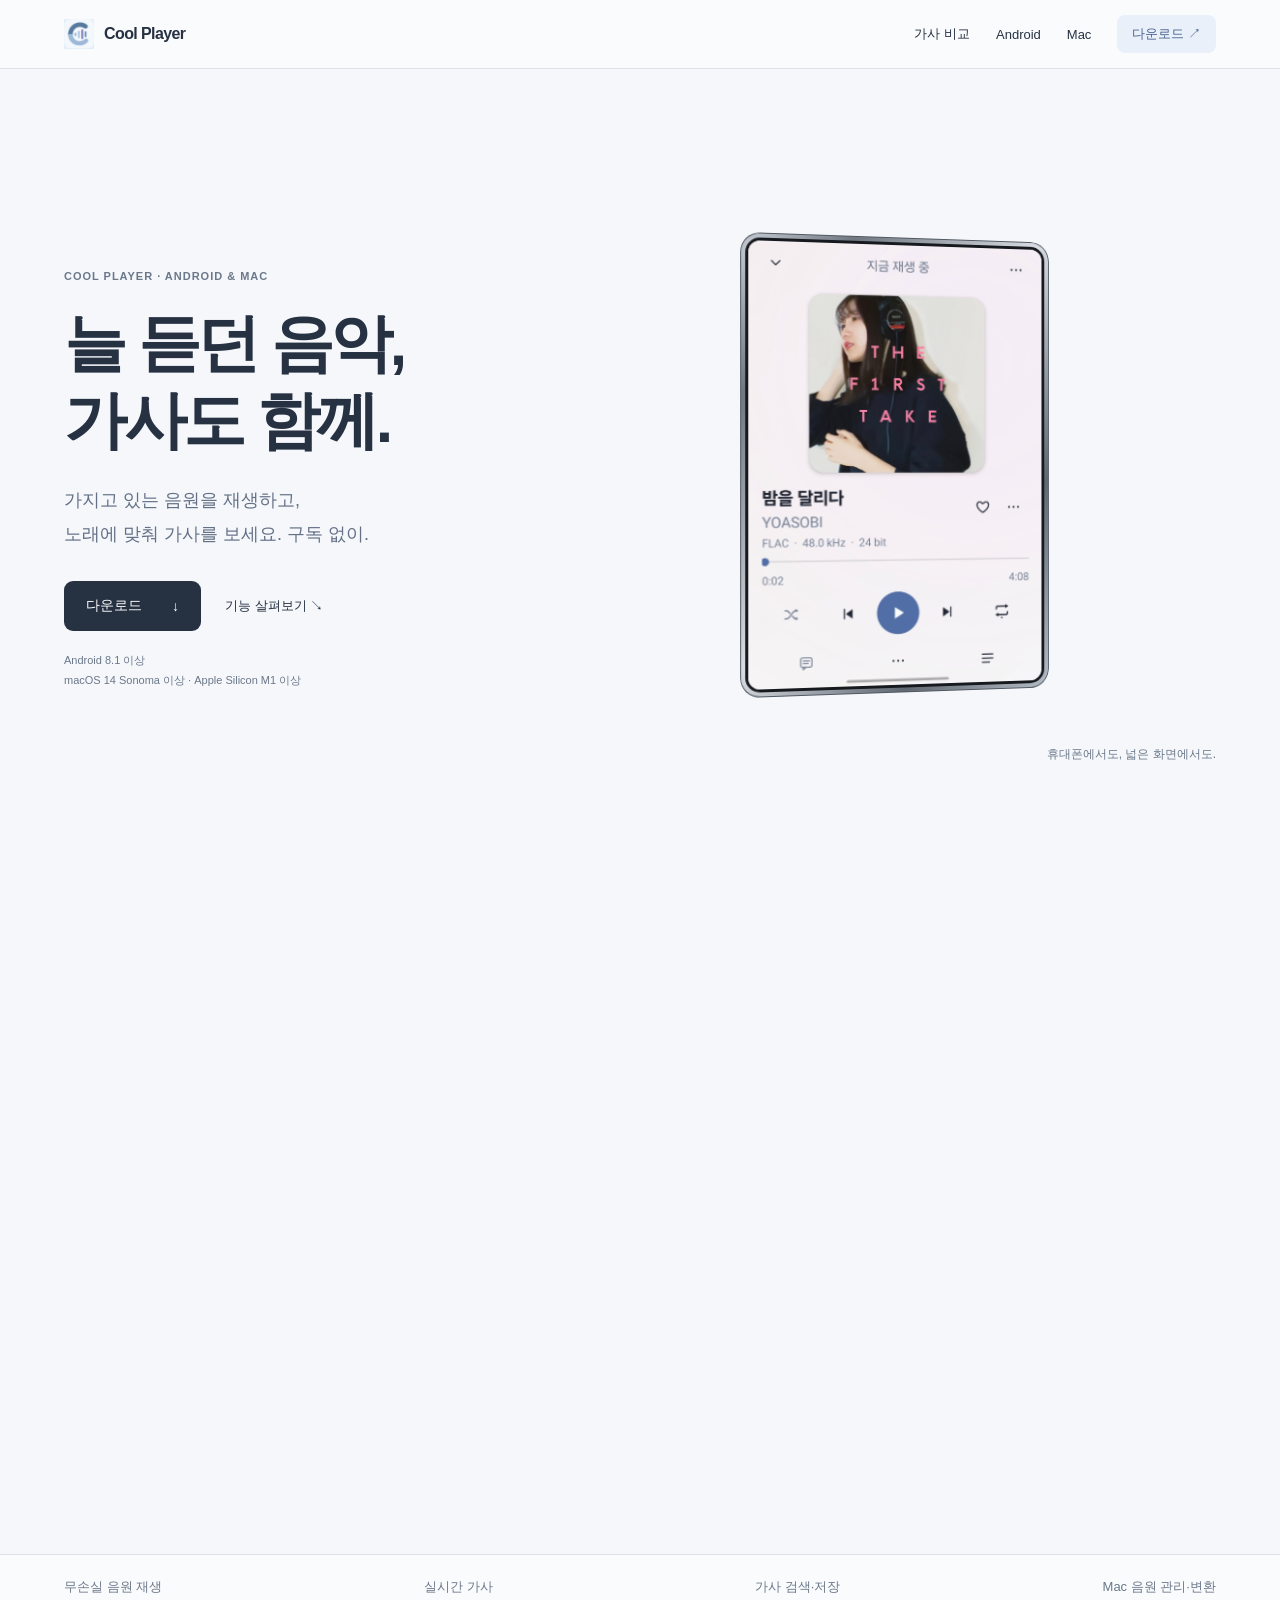
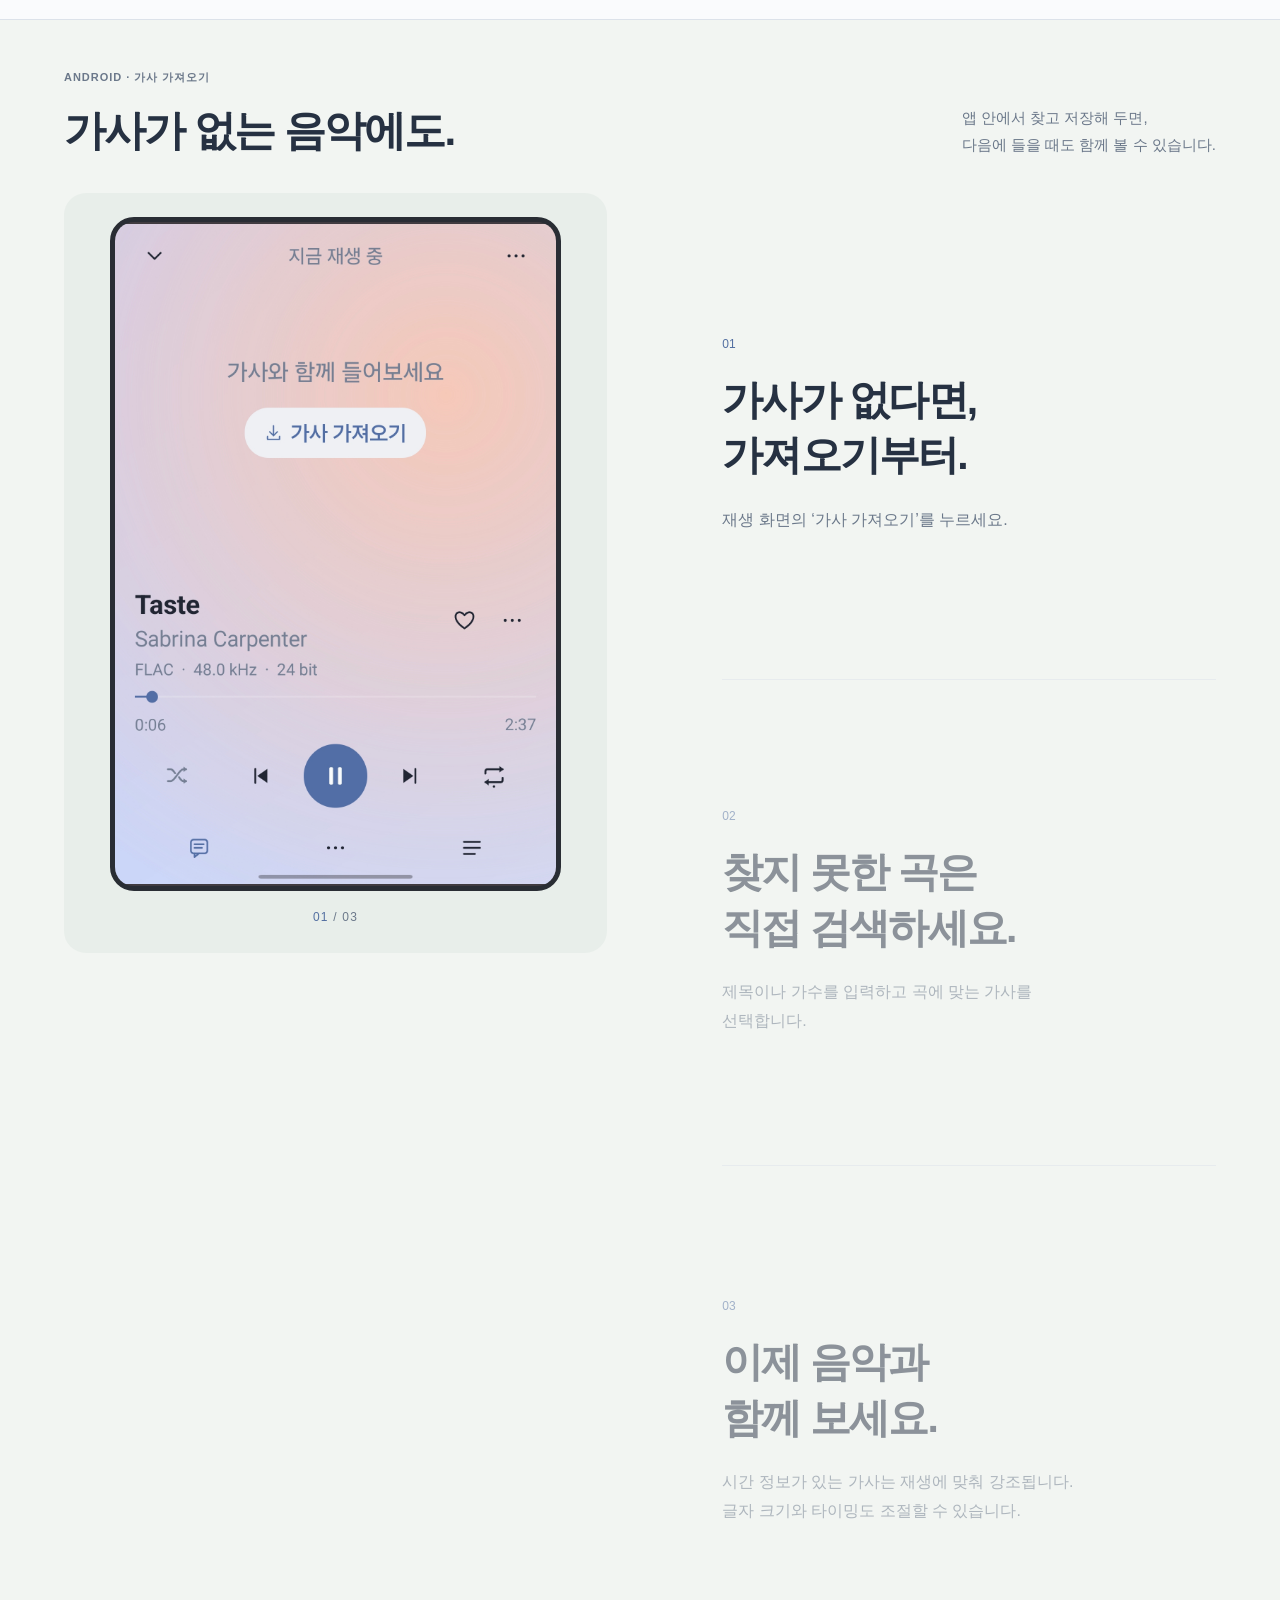
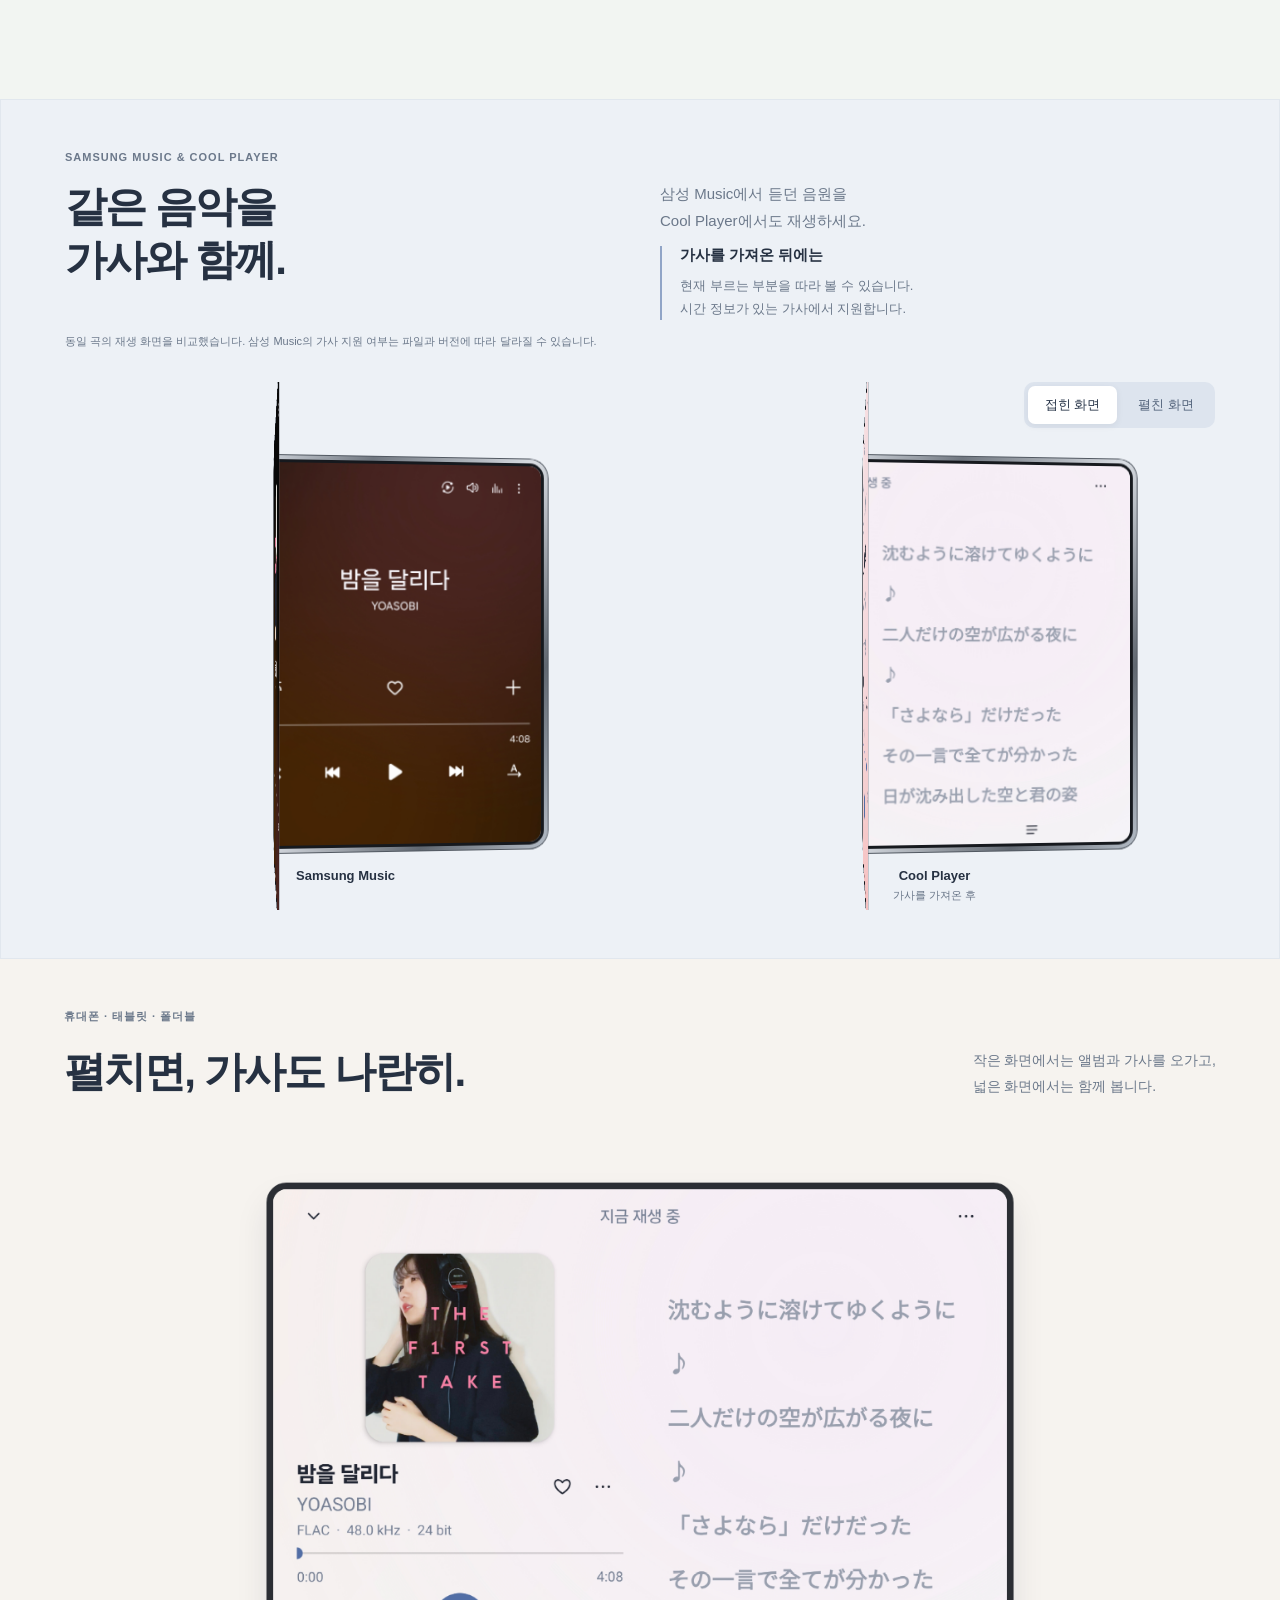
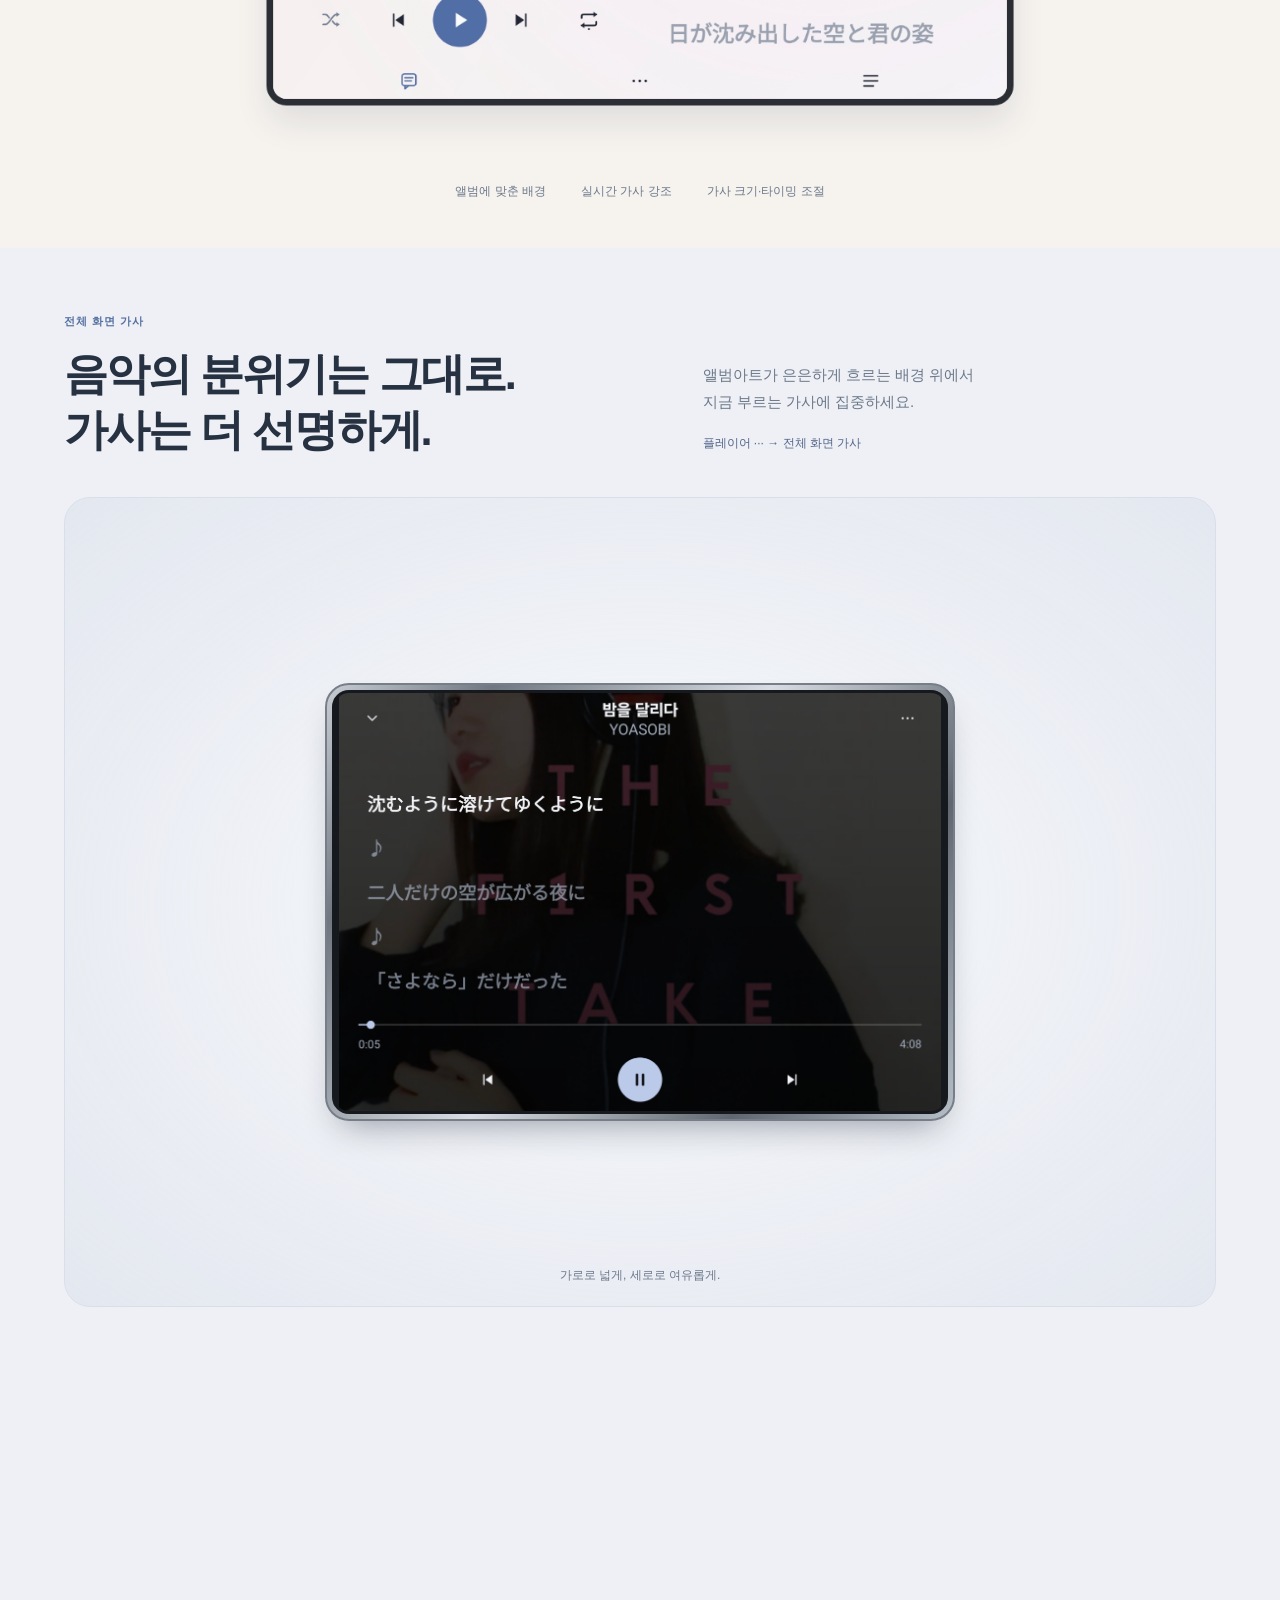
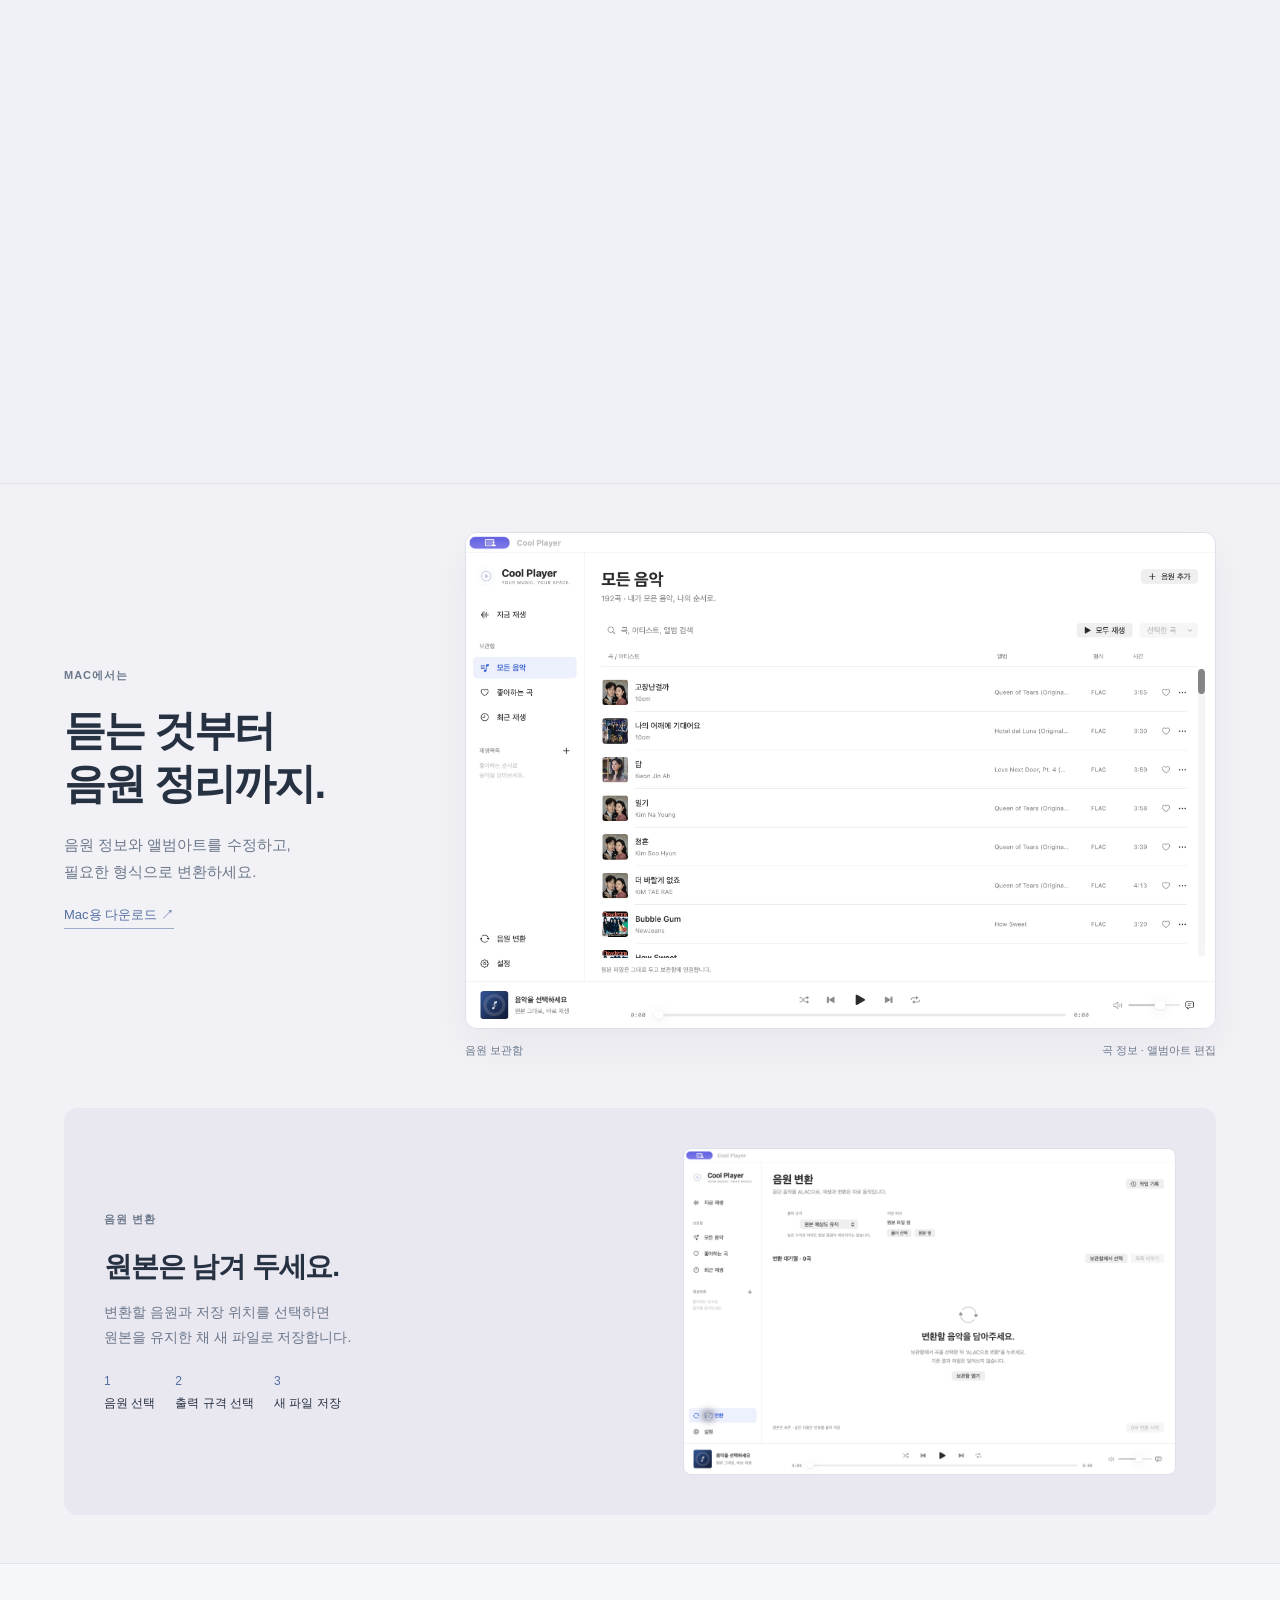
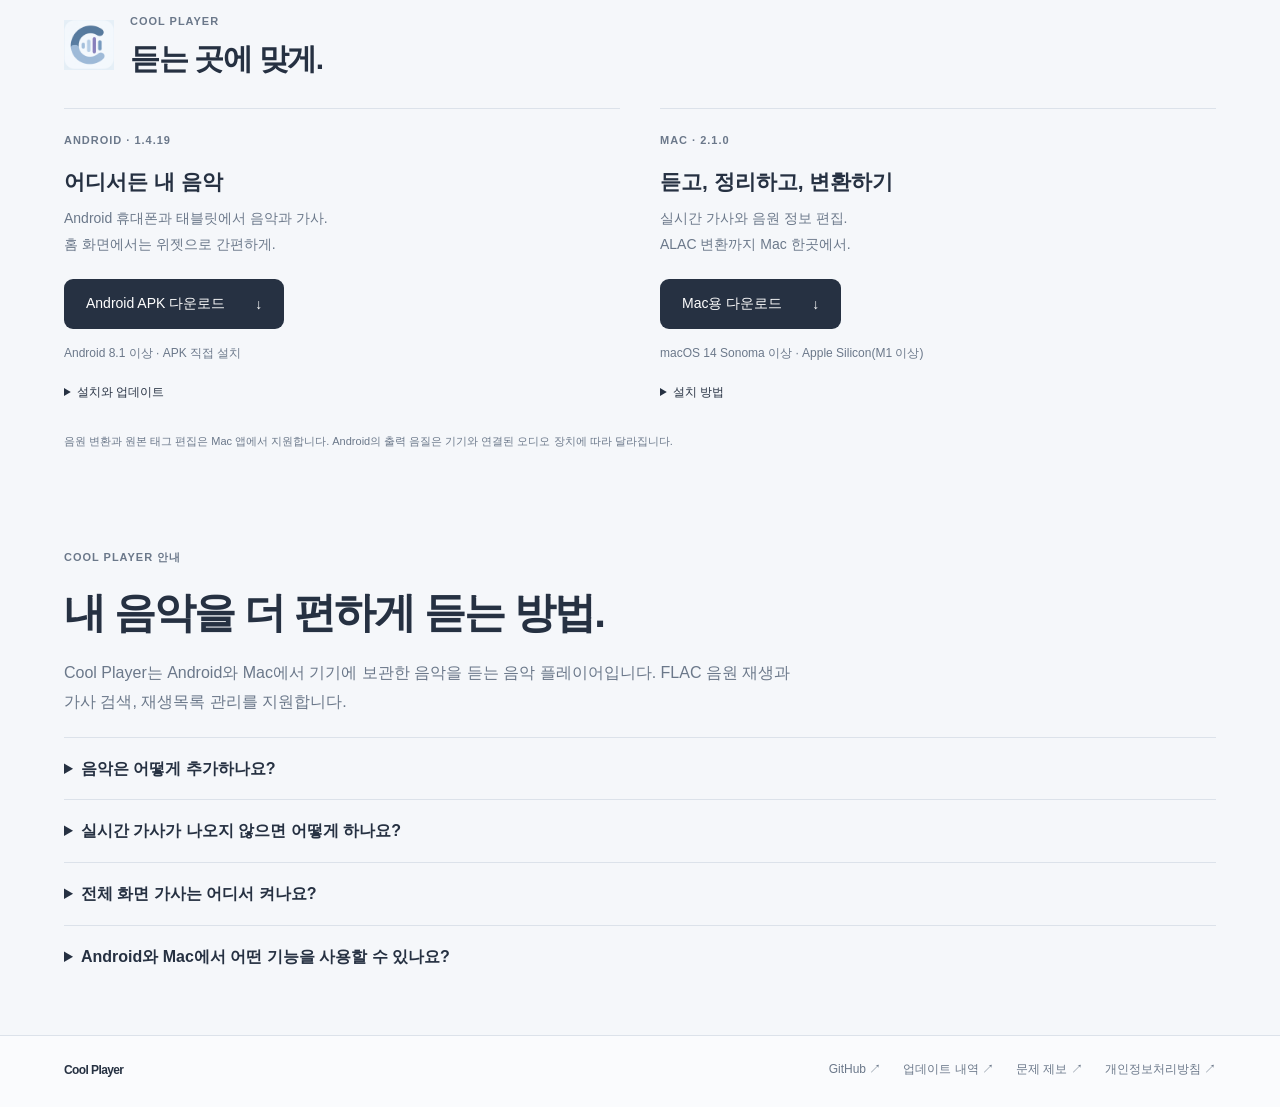
<file: docs/index.html>
<!doctype html>
<html lang="ko"><head><meta charset="utf-8"><meta name="viewport" content="width=device-width,initial-scale=1"><meta name="theme-color" content="#f7f8f5"><title>Cool Player | Android·Mac 음악 플레이어 · 실시간 가사·FLAC</title><meta name="description" content="가지고 있는 음원으로 실시간 가사까지, 별도의 구독 없이 즐기세요. FLAC, 실시간 가사, 앨범아트, 재생목록과 Android 홈 화면 위젯을 지원합니다."><link rel="icon" href="assets/icon.png?v=20261023-original"><link rel="stylesheet" href="style.css?v=20261025-hinge2">
<link rel="canonical" href="https://hun8902.github.io/CoolPlayer/">
<meta name="robots" content="index,follow,max-image-preview:large">
<meta property="og:type" content="website">
<meta property="og:locale" content="ko_KR">
<meta property="og:site_name" content="Cool Player">
<meta property="og:title" content="Cool Player — 내 음악과 실시간 가사를 함께">
<meta property="og:description" content="Android와 Mac에서 보관한 음악을 재생하세요. FLAC 재생, 가사 검색·가져오기, 전체 화면 가사, 재생목록과 Android 홈 화면 위젯을 제공합니다.">
<meta property="og:url" content="https://hun8902.github.io/CoolPlayer/">
<meta property="og:image" content="https://hun8902.github.io/CoolPlayer/assets/player-wide.jpg">
<meta property="og:image:alt" content="Cool Player의 앨범과 실시간 가사 재생 화면">
<meta name="twitter:card" content="summary_large_image">
<meta name="twitter:title" content="Cool Player | Android·Mac 음악 플레이어">
<meta name="twitter:description" content="내 음악, FLAC, 실시간 가사와 전체 화면 가사를 함께 즐기세요.">
<meta name="twitter:image" content="https://hun8902.github.io/CoolPlayer/assets/player-wide.jpg">
<link rel="sitemap" type="application/xml" href="sitemap.xml">
<script type="application/ld+json">{"@context": "https://schema.org", "@graph": [{"@type": "WebSite", "@id": "https://hun8902.github.io/CoolPlayer/#website", "url": "https://hun8902.github.io/CoolPlayer/", "name": "Cool Player", "alternateName": "CoolPlayer", "inLanguage": "ko"}, {"@type": "SoftwareApplication", "@id": "https://hun8902.github.io/CoolPlayer/#app", "name": "Cool Player", "alternateName": "CoolPlayer", "url": "https://hun8902.github.io/CoolPlayer/", "applicationCategory": "MultimediaApplication", "operatingSystem": ["Android", "macOS"], "description": "기기에 보관한 음악을 재생하고 가사 검색, 실시간 가사, 전체 화면 가사, 재생목록을 제공하는 Android·Mac 음악 플레이어.", "image": "https://hun8902.github.io/CoolPlayer/assets/icon.png", "screenshot": "https://hun8902.github.io/CoolPlayer/assets/player-wide.jpg", "featureList": ["FLAC 음악 재생", "가사 검색과 가져오기", "시간 정보에 따른 가사 강조", "앨범아트 배경의 전체 화면 가사", "재생목록 관리", "Android 홈 화면 위젯", "Mac 음원 정보 편집 및 변환"], "sameAs": "https://github.com/hun8902/CoolPlayer"}]}</script>
</head>
<body><header class="navigation"><a href="#" class="brand"><img src="assets/icon.png?v=20261023-original" alt="">Cool Player</a><nav aria-label="주 메뉴"><a href="#compare">가사 비교</a><a href="#android">Android</a><a href="#mac">Mac</a><a class="nav-download" href="#download">다운로드 <span aria-hidden="true">↗</span></a></nav></header>
<main>
<div class="hero-scroll"><section class="product-hero" aria-labelledby="opening-title">
<div class="hero-message"><p class="eyebrow">COOL PLAYER · ANDROID & MAC</p><h1 id="opening-title">늘 듣던 음악,<br>가사도 함께.</h1><p class="hero-description">가지고 있는 음원을 재생하고,<br>노래에 맞춰 가사를 보세요. 구독 없이.</p><div class="hero-links"><a class="download" href="#download">다운로드 <span>↓</span></a><a class="text-link" href="#android">기능 살펴보기 ↘</a></div><p class="hero-requirements">Android 8.1 이상<br>macOS 14 Sonoma 이상 · Apple Silicon M1 이상</p></div>
<figure class="fold-visual" aria-label="스크롤에 따라 접힌 화면에서 펼친 화면으로 바뀌는 Cool Player"><div class="fold-space"><div class="scroll-device"><div class="hinge-half hinge-left"><div class="hinge-face hinge-inside"><img src="assets/player-wide.jpg" alt="펼친 화면의 앨범과 실시간 가사" fetchpriority="high"></div><div class="hinge-face hinge-cover"><img src="assets/player-album.jpg" alt="접힌 휴대폰의 앨범 재생 화면" fetchpriority="high"></div></div><div class="hinge-half hinge-right"><div class="hinge-face hinge-inside"><img src="assets/player-wide.jpg" alt="" fetchpriority="high"></div></div><span class="device-crease" aria-hidden="true"></span></div></div><figcaption>휴대폰에서도, 넓은 화면에서도.</figcaption></figure>
</section></div>
<div class="product-facts"><span>무손실 음원 재생</span><span>실시간 가사</span><span>가사 검색·저장</span><span>Mac 음원 관리·변환</span></div>
<section id="android" class="lyrics-journey" aria-labelledby="journey-title"><div class="journey-heading"><p class="eyebrow">ANDROID · 가사 가져오기</p><h2 id="journey-title">가사가 없는 음악에도.</h2><p>앱 안에서 찾고 저장해 두면,<br>다음에 들을 때도 함께 볼 수 있습니다.</p></div><div class="journey-story"><div class="journey-stage"><div class="journey-phone"><img class="current" src="assets/player-empty.jpg" alt="가사 가져오기 버튼이 있는 재생 화면"><img src="assets/player-search.jpg" alt="제목과 가수로 가사를 검색하는 화면" aria-hidden="true"><img src="assets/player-lyrics.jpg" alt="가사를 불러온 뒤 현재 줄이 강조되는 화면" aria-hidden="true"></div><p class="journey-position" aria-hidden="true"><span>01</span> / 03</p></div><div class="journey-chapters"><article><span>01</span><h3>가사가 없다면,<br>가져오기부터.</h3><p>재생 화면의 ‘가사 가져오기’를 누르세요.</p></article><article><span>02</span><h3>찾지 못한 곡은<br>직접 검색하세요.</h3><p>제목이나 가수를 입력하고 곡에 맞는 가사를 선택합니다.</p></article><article><span>03</span><h3>이제 음악과<br>함께 보세요.</h3><p>시간 정보가 있는 가사는 재생에 맞춰 강조됩니다. 글자 크기와 타이밍도 조절할 수 있습니다.</p></article></div></div></section>
<section id="compare" class="music-comparison" aria-labelledby="compare-title"><div class="comparison-intro"><p class="eyebrow">SAMSUNG MUSIC & COOL PLAYER</p><h2 id="compare-title">같은 음악을<br>가사와 함께.</h2><p>삼성 Music에서 듣던 음원을<br>Cool Player에서도 재생하세요.</p><div class="comparison-detail"><strong>가사를 가져온 뒤에는</strong><p>현재 부르는 부분을 따라 볼 수 있습니다.<br>시간 정보가 있는 가사에서 지원합니다.</p></div><p class="comparison-scope">동일 곡의 재생 화면을 비교했습니다. 삼성 Music의 가사 지원 여부는 파일과 버전에 따라 달라질 수 있습니다.</p></div><div class="comparison-view"><div class="comparison-switch" role="group" aria-label="비교 화면 크기"><button type="button" data-comparison="phone" aria-pressed="true" aria-controls="comparison-images">접힌 화면</button><button type="button" data-comparison="wide" aria-pressed="false" aria-controls="comparison-images">펼친 화면</button></div><div class="comparison-pair" id="comparison-images"><figure><div class="comparison-device"><img src="assets/samsung-phone.jpg" alt="삼성 Music에서 밤을 달리다를 재생하는 화면" loading="lazy"></div><figcaption>Samsung Music</figcaption></figure><figure><div class="comparison-device"><img src="assets/player-lyrics.jpg" alt="Cool Player에서 같은 곡에 가사를 불러온 화면" loading="lazy"></div><figcaption>Cool Player <span>가사를 가져온 후</span></figcaption></figure></div></div></section>
<section class="wide-listening" aria-labelledby="wide-title"><div class="wide-heading"><div><p class="eyebrow">휴대폰 · 태블릿 · 폴더블</p><h2 id="wide-title">펼치면, 가사도 나란히.</h2></div><p>작은 화면에서는 앨범과 가사를 오가고,<br>넓은 화면에서는 함께 봅니다.</p></div><figure class="wide-product"><img src="assets/player-wide.jpg" alt="넓은 화면에서 앨범과 가사를 나란히 보여주는 Cool Player" loading="lazy"></figure><div class="wide-features"><span>앨범에 맞춘 배경</span><span>실시간 가사 강조</span><span>가사 크기·타이밍 조절</span></div></section>
<section class="fullscreen-lyrics" aria-labelledby="fullscreen-title">
<div class="fullscreen-heading"><div><p class="eyebrow">전체 화면 가사</p><h2 id="fullscreen-title">음악의 분위기는 그대로.<br>가사는 더 선명하게.</h2></div><div><p>앨범아트가 은은하게 흐르는 배경 위에서<br>지금 부르는 가사에 집중하세요.</p><p>플레이어 ··· → 전체 화면 가사</p></div></div>
<div class="lyrics-rotation-track"><div class="lyrics-rotation-stage"><div class="lyrics-rotating-device"><div class="lyrics-rotating-screen"><img class="rotation-landscape" src="assets/lyrics-fullscreen-landscape.jpg" width="2448" height="1701" loading="lazy" alt="가로 방향의 전체 화면 가사"><img class="rotation-portrait" src="assets/lyrics-fullscreen-portrait.jpg" width="1848" height="2296" loading="lazy" alt="세로 방향의 전체 화면 가사"></div></div><p class="rotation-caption">가로로 넓게, 세로로 여유롭게.</p></div></div></section>
<section id="mac" class="mac-workspace" aria-labelledby="mac-title"><div class="mac-intro"><p class="eyebrow">MAC에서는</p><h2 id="mac-title">듣는 것부터<br>음원 정리까지.</h2><p>음원 정보와 앨범아트를 수정하고,<br>필요한 형식으로 변환하세요.</p><a href="#download">Mac용 다운로드 ↗</a></div><figure class="mac-library"><img src="assets/mac-library.jpg" loading="lazy" alt="Cool Player Mac 음악 보관함"><figcaption><span>음원 보관함</span><span>곡 정보 · 앨범아트 편집</span></figcaption></figure><div class="conversion-workflow"><div><p class="eyebrow">음원 변환</p><h3>원본은 남겨 두세요.</h3><p>변환할 음원과 저장 위치를 선택하면<br>원본을 유지한 채 새 파일로 저장합니다.</p><ol><li>음원 선택</li><li>출력 규격 선택</li><li>새 파일 저장</li></ol></div><img src="assets/mac-conversion.jpg" loading="lazy" alt="Mac 앱의 출력 규격과 저장 위치 선택 화면"></div></section><section id="download" class="platform-downloads"><div class="download-heading"><img src="assets/icon.png?v=20261023-original" alt=""><div><p class="eyebrow">COOL PLAYER</p><h2>듣는 곳에 맞게.</h2></div></div><div class="platform-grid">
<article><p class="eyebrow">ANDROID · 1.4.19</p><h3>어디서든 내 음악</h3><p>Android 휴대폰과 태블릿에서 음악과 가사.<br>홈 화면에서는 위젯으로 간편하게.</p><a class="download" href="https://github.com/hun8902/CoolPlayer/releases/download/android-v1.4.19-compat/Cool-Player-Android.apk">Android APK 다운로드 <span>↓</span></a><p class="requirements">Android 8.1 이상 · APK 직접 설치</p><details><summary>설치와 업데이트</summary><p>APK를 내려받아 열고 Android 설치 안내를 따라 주세요. 기존 앱을 삭제하지 않고 업데이트하면 보관함과 설정이 유지됩니다.</p><p>앱의 설정 → 앱 업데이트에서 새 버전을 확인하고 설치할 수 있습니다. 자동 확인을 켜면 앱 실행 시 하루에 한 번 새 릴리스를 확인합니다. 다운로드와 설치는 직접 선택합니다. 1.4.1 사용자는 앱 안의 업데이트 확인을 이용하세요.</p></details></article>
<article><p class="eyebrow">MAC · 2.1.0</p><h3>듣고, 정리하고, 변환하기</h3><p>실시간 가사와 음원 정보 편집.<br>ALAC 변환까지 Mac 한곳에서.</p><a class="download" href="https://github.com/hun8902/CoolPlayer/releases/download/v2.1.0/Cool-Player-Mac.zip">Mac용 다운로드 <span>↓</span></a><p class="requirements">macOS 14 Sonoma 이상 · Apple Silicon(M1 이상)</p><details><summary>설치 방법</summary><p>ZIP 압축을 풀고 Cool Player.app을 응용 프로그램 폴더로 옮기세요.</p></details></article>
</div><p class="platform-note">음원 변환과 원본 태그 편집은 Mac 앱에서 지원합니다. Android의 출력 음질은 기기와 연결된 오디오 장치에 따라 달라집니다.</p></section>
<section class="search-guide" aria-labelledby="search-guide-title"><p class="eyebrow">COOL PLAYER 안내</p><h2 id="search-guide-title">내 음악을 더 편하게 듣는 방법.</h2><p>Cool Player는 Android와 Mac에서 기기에 보관한 음악을 듣는 음악 플레이어입니다. FLAC 음원 재생과 가사 검색, 재생목록 관리를 지원합니다.</p><details><summary>음악은 어떻게 추가하나요?</summary><p>Android 앱 오른쪽 위 + 버튼에서 음원 파일이나 폴더를 선택해 보관함에 추가하세요.</p></details><details><summary>실시간 가사가 나오지 않으면 어떻게 하나요?</summary><p>플레이어에서 가사를 가져오거나 곡명과 가수로 직접 검색하세요. 재생에 맞춘 강조 표시에는 시간 정보가 있는 가사가 필요하며, 곡에 따라 검색 결과가 없을 수 있습니다.</p></details><details><summary>전체 화면 가사는 어디서 켜나요?</summary><p>플레이어의 ··· 메뉴에서 전체 화면 가사를 선택하세요. 앨범아트 배경에서 가사를 보고 이전 곡·다음 곡 이동과 재생을 조작할 수 있습니다.</p></details><details><summary>Android와 Mac에서 어떤 기능을 사용할 수 있나요?</summary><p>음악 재생과 가사 감상을 지원합니다. Android에서는 홈 화면 위젯을, Mac에서는 음원 정보와 앨범아트 편집 및 음원 변환을 이용할 수 있습니다.</p></details></section><footer><a class="brand" href="#">Cool Player</a><div><a href="https://github.com/hun8902/CoolPlayer">GitHub ↗</a><a href="https://github.com/hun8902/CoolPlayer/releases">업데이트 내역 ↗</a><a href="https://github.com/hun8902/CoolPlayer/issues">문제 제보 ↗</a><a href="privacy.html">개인정보처리방침 ↗</a></div></footer></main><script src="stories.js?v=20261025-hinge2"></script></body></html>
</file>
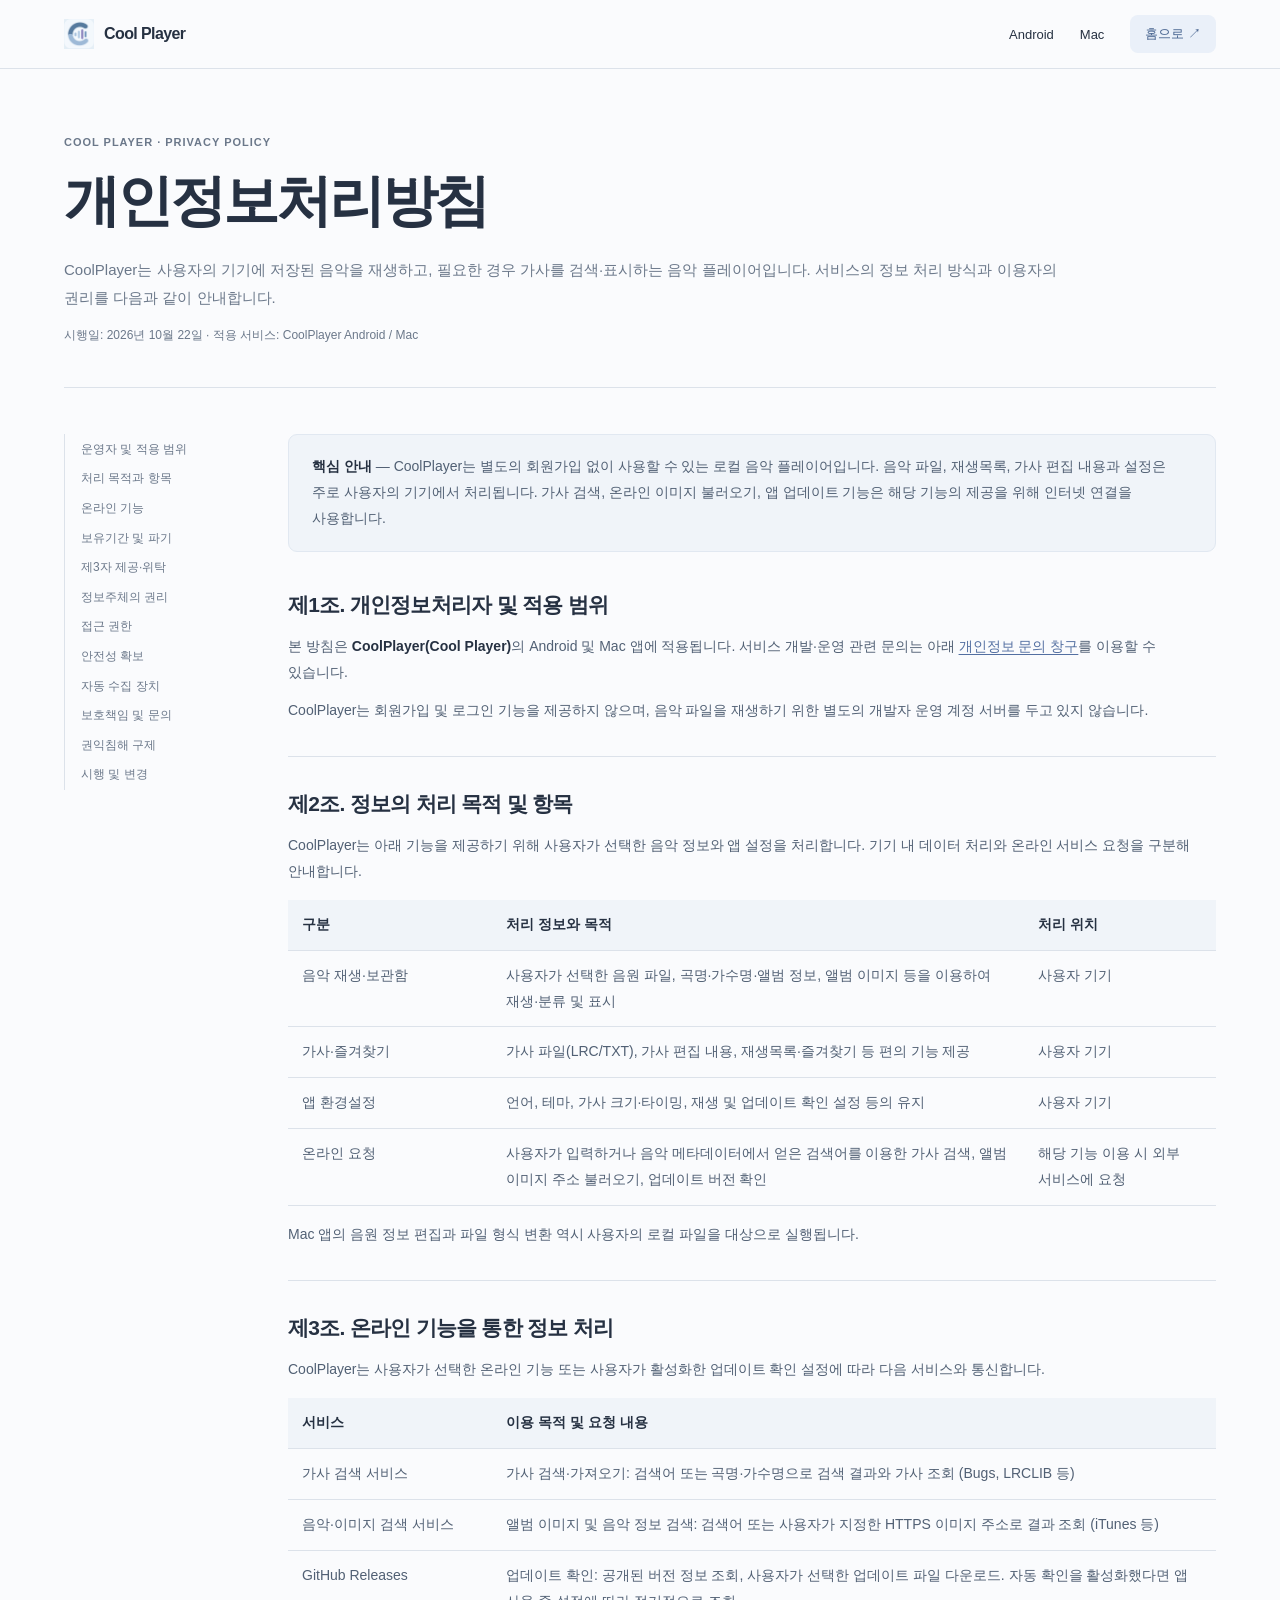
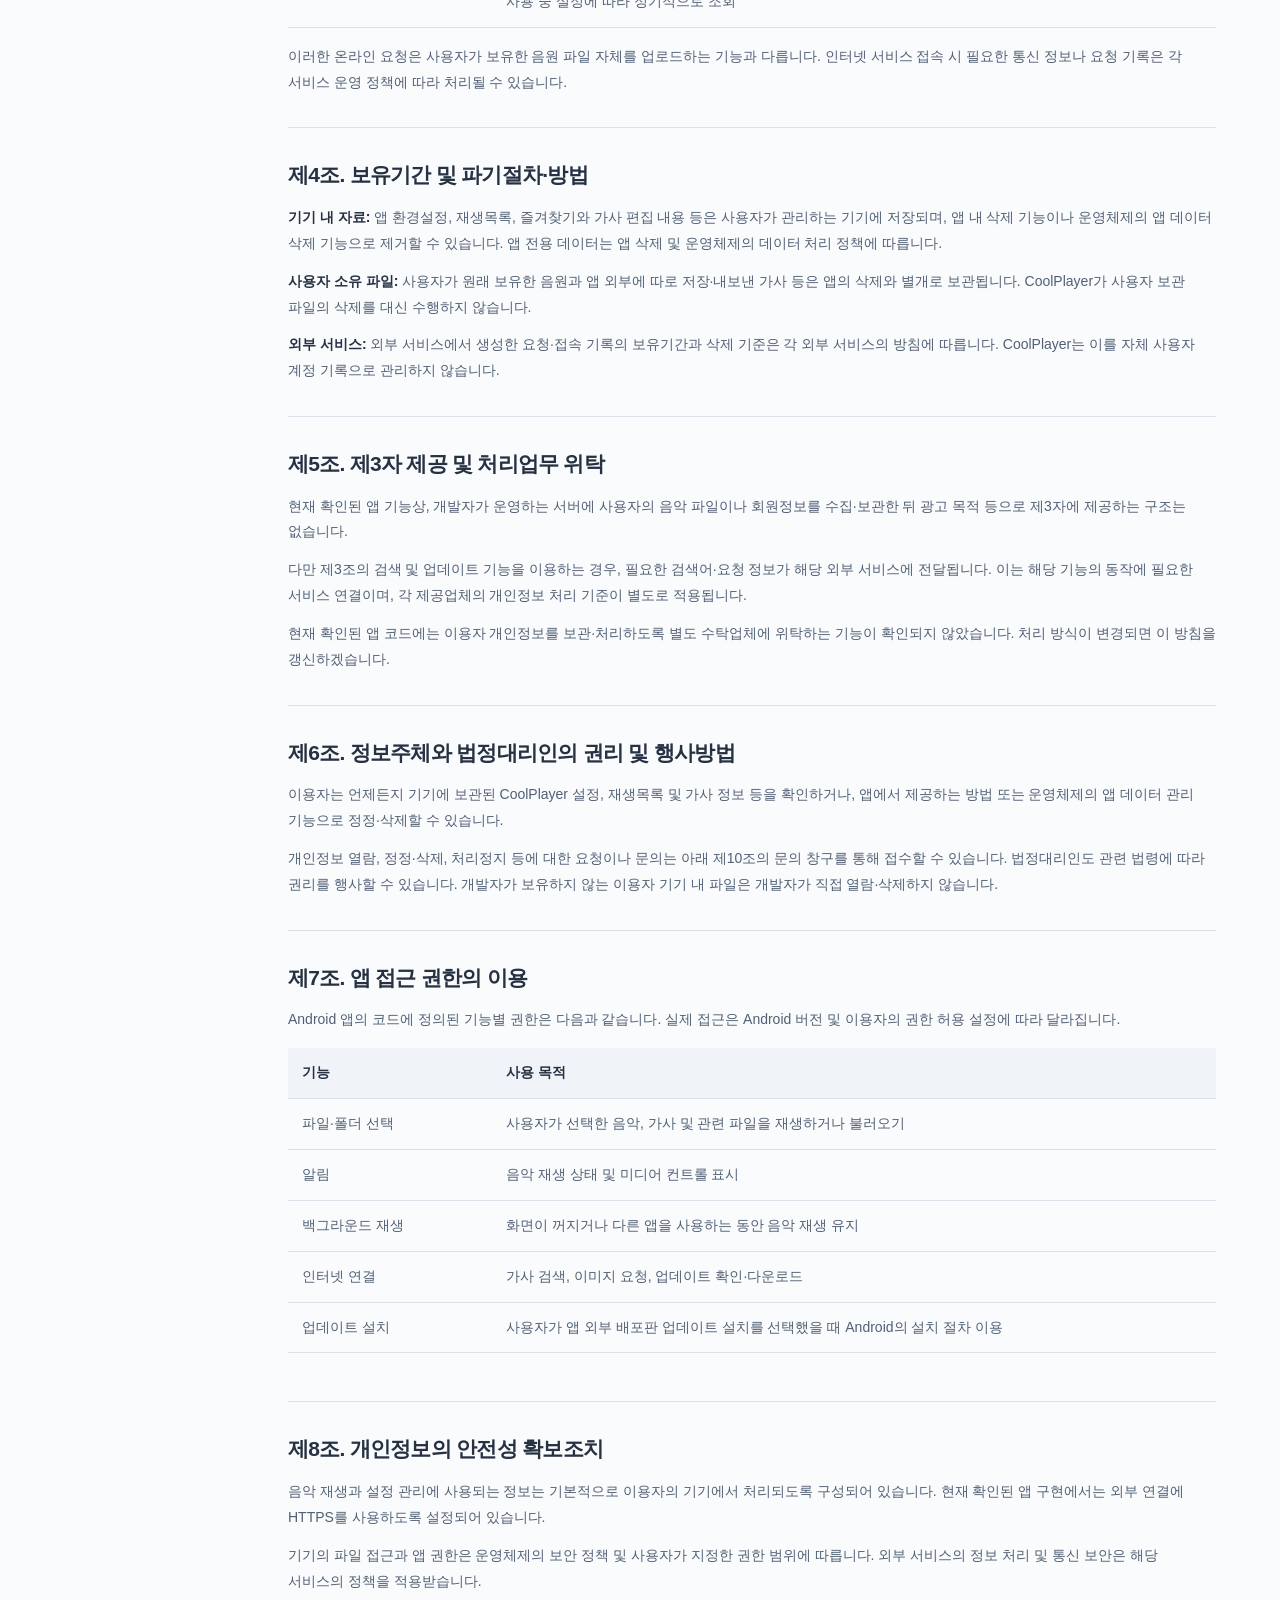
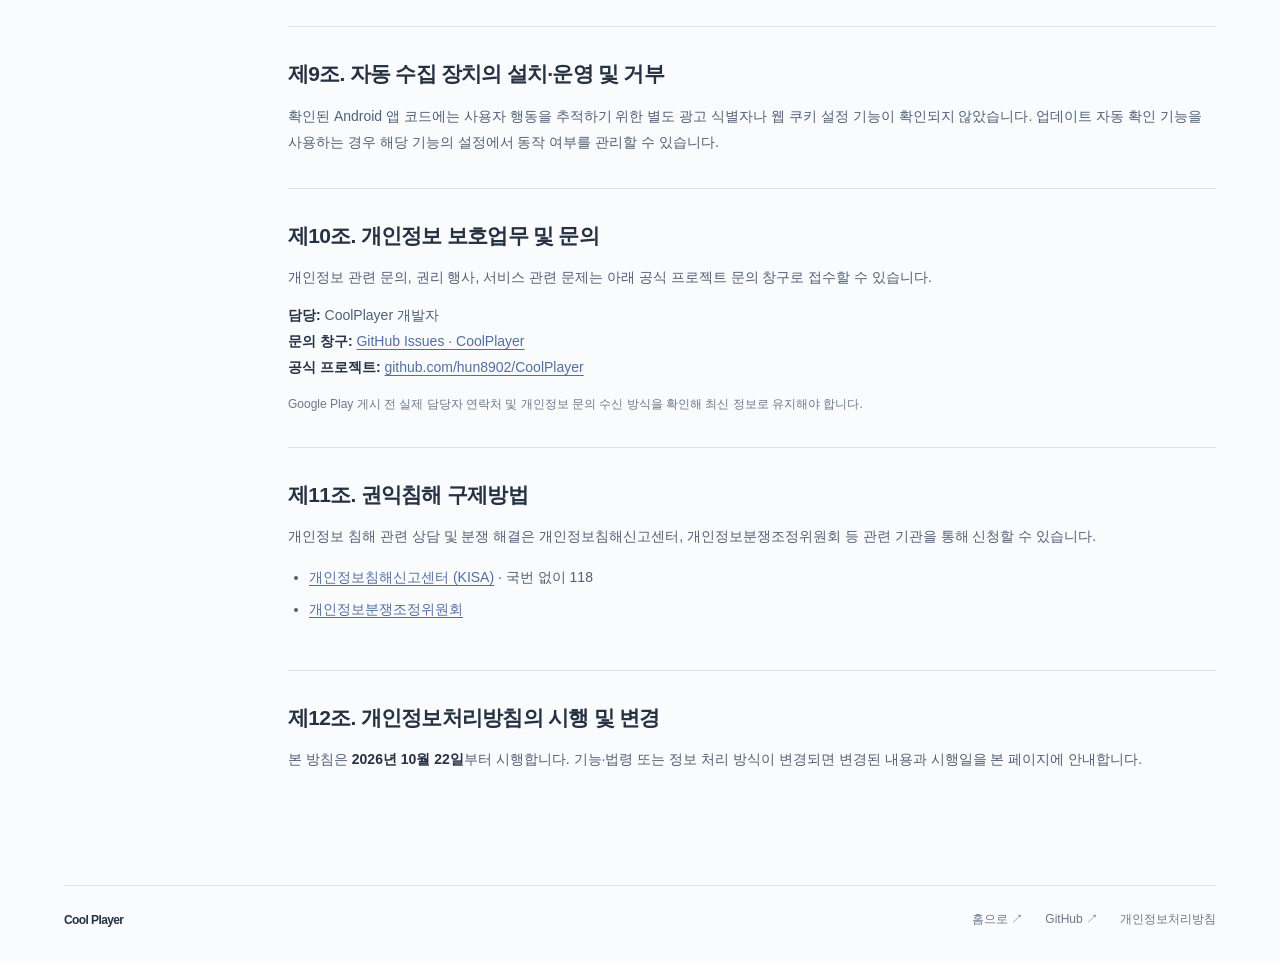
<file: docs/privacy.html>
<!doctype html>
<html lang="ko">
<head>
  <meta charset="utf-8">
  <meta name="viewport" content="width=device-width, initial-scale=1">
  <meta name="theme-color" content="#fafbfd">
  <meta name="description" content="CoolPlayer(Cool Player) 음악 플레이어의 개인정보처리방침. 기기 내 음악 파일 처리, 가사 검색, 서비스 연결, 데이터 보관 및 문의 안내를 확인하세요.">
  <title>개인정보처리방침 — CoolPlayer</title>
  <link rel="icon" href="assets/icon.png?v=20261023-original">
  <link rel="stylesheet" href="style.css?v=1.4.19">
  <style>

/* Wider reading column, shared homepage palette and navigation. */
.policy-main{width:100%;max-width:1400px;margin:0 auto;padding:0 5%;overflow:visible}
.policy-heading{padding:64px 0 40px;border-bottom:1px solid var(--line)}
.policy-heading .eyebrow{margin-bottom:13px}
.policy-heading h1{font-size:clamp(34px,4.5vw,56px);font-weight:650;line-height:1.25;letter-spacing:-.055em}
.policy-heading .policy-lede{max-width:1000px;margin:20px 0 14px;font-size:15px;line-height:1.85;color:var(--muted)}
.policy-updated{font-size:12px;color:var(--muted)}
.policy-layout{display:grid;grid-template-columns:180px minmax(0,1fr);gap:44px;padding:46px 0 80px;align-items:start}
.policy-index{position:sticky;top:106px;display:flex;flex-direction:column;gap:11px;border-left:1px solid var(--line);padding:6px 0 6px 16px}
.policy-index a{font-size:12px;line-height:1.55;color:var(--muted)}
.policy-index a:hover{color:var(--ink)}
.policy-copy{min-width:0}
.policy-copy section{scroll-margin-top:110px;padding:0 0 32px;margin:0 0 32px;border-bottom:1px solid var(--line)}
.policy-copy section:last-child{border-bottom:0;margin-bottom:0}
.policy-copy h2{font-size:21px;line-height:1.4;font-weight:650;letter-spacing:-.035em;margin:0 0 15px}
.policy-copy h3{font-size:15px;margin:18px 0 8px}
.policy-copy p,.policy-copy li,.policy-copy td,.policy-copy th{font-size:14px;line-height:1.85;color:#516074}
.policy-copy p+p{margin-top:12px}
.policy-copy ul{padding-left:21px;margin:12px 0}
.policy-copy li{padding:3px 0}
.policy-copy strong{font-weight:650;color:var(--ink)}
.policy-copy a{color:var(--accent);text-decoration:underline;text-underline-offset:3px}
.policy-summary{background:#f0f4f9;border-radius:9px;padding:19px 23px;margin-bottom:38px;border:1px solid #e1e8f1}
.policy-summary p{font-size:14px;line-height:1.85}
.policy-table-wrap{width:100%;overflow-x:auto;margin:15px 0 16px}
.policy-table{width:100%;border-collapse:collapse;text-align:left;table-layout:auto}
.policy-table th{background:#f0f4f9;font-weight:630;color:var(--ink)}
.policy-table td,.policy-table th{border-bottom:1px solid var(--line);vertical-align:top;padding:12px 14px}
.policy-table th:first-child{width:22%}
.policy-small{font-size:12px!important;color:var(--muted)!important}
.policy-contact{display:inline-block;border:1px solid var(--line);border-radius:8px;padding:11px 15px;text-decoration:none!important;margin-top:13px;font-size:13px}
.policy-main footer{display:flex;justify-content:space-between;align-items:center;gap:20px;padding:25px 0 35px;border-top:1px solid var(--line);font-size:12px}
.policy-main footer>div{display:flex;gap:22px;color:var(--muted)}
@media(max-width:830px){.policy-main{padding:0 5%}.policy-layout{grid-template-columns:1fr;gap:26px;padding:29px 0 54px}.policy-index{position:static;flex-direction:row;flex-wrap:wrap;gap:9px 16px;border-left:0;border-bottom:1px solid var(--line);padding:0 0 20px}.policy-heading{padding:40px 0 28px}.policy-heading .policy-lede{font-size:14px}.policy-copy h2{font-size:20px}.policy-main footer{flex-wrap:wrap}.policy-main footer>div{flex-wrap:wrap;gap:12px}}
@media(max-width:500px){.policy-copy p,.policy-copy li,.policy-copy td,.policy-copy th{font-size:13px}.policy-table th:first-child{min-width:90px}.policy-table td,.policy-table th{padding:10px}.policy-summary{padding:15px 17px}}
</style>
<link rel="canonical" href="https://hun8902.github.io/CoolPlayer/privacy.html">
<meta name="robots" content="index,follow">
</head>
<body>
<header class="navigation">
  <a href="index.html" class="brand"><img src="assets/icon.png?v=20261023-original" alt="">Cool Player</a>
  <nav aria-label="주 메뉴"><a href="index.html#android">Android</a><a href="index.html#mac">Mac</a><a class="nav-download" href="index.html#download">홈으로 <span aria-hidden="true">↗</span></a></nav>
</header>
<main class="policy-main">
  <div class="policy-heading">
    <p class="eyebrow">COOL PLAYER · PRIVACY POLICY</p>
    <h1>개인정보처리방침</h1>
    <p class="policy-lede">CoolPlayer는 사용자의 기기에 저장된 음악을 재생하고, 필요한 경우 가사를 검색·표시하는 음악 플레이어입니다. 서비스의 정보 처리 방식과 이용자의 권리를 다음과 같이 안내합니다.</p>
    <p class="policy-updated">시행일: 2026년 10월 22일 · 적용 서비스: CoolPlayer Android / Mac</p>
  </div>
  <div class="policy-layout">
    <nav class="policy-index" aria-label="개인정보처리방침 목차">
      <a href="#operator">운영자 및 적용 범위</a>
      <a href="#purposes">처리 목적과 항목</a>
      <a href="#online">온라인 기능</a>
      <a href="#retention">보유기간 및 파기</a>
      <a href="#third-party">제3자 제공·위탁</a>
      <a href="#rights">정보주체의 권리</a>
      <a href="#permissions">접근 권한</a>
      <a href="#safety">안전성 확보</a>
      <a href="#cookies">자동 수집 장치</a>
      <a href="#contact">보호책임 및 문의</a>
      <a href="#remedies">권익침해 구제</a>
      <a href="#changes">시행 및 변경</a>
    </nav>
    <div class="policy-copy">
      <div class="policy-summary">
        <p><strong>핵심 안내</strong> — CoolPlayer는 별도의 회원가입 없이 사용할 수 있는 로컬 음악 플레이어입니다. 음악 파일, 재생목록, 가사 편집 내용과 설정은 주로 사용자의 기기에서 처리됩니다. 가사 검색, 온라인 이미지 불러오기, 앱 업데이트 기능은 해당 기능의 제공을 위해 인터넷 연결을 사용합니다.</p>
      </div>
      <section id="operator">
        <h2>제1조. 개인정보처리자 및 적용 범위</h2>
        <p>본 방침은 <strong>CoolPlayer(Cool Player)</strong>의 Android 및 Mac 앱에 적용됩니다. 서비스 개발·운영 관련 문의는 아래 <a href="#contact">개인정보 문의 창구</a>를 이용할 수 있습니다.</p>
        <p>CoolPlayer는 회원가입 및 로그인 기능을 제공하지 않으며, 음악 파일을 재생하기 위한 별도의 개발자 운영 계정 서버를 두고 있지 않습니다.</p>
      </section>
      <section id="purposes">
        <h2>제2조. 정보의 처리 목적 및 항목</h2>
        <p>CoolPlayer는 아래 기능을 제공하기 위해 사용자가 선택한 음악 정보와 앱 설정을 처리합니다. 기기 내 데이터 처리와 온라인 서비스 요청을 구분해 안내합니다.</p>
        <div class="policy-table-wrap"><table class="policy-table">
          <thead><tr><th scope="col">구분</th><th scope="col">처리 정보와 목적</th><th scope="col">처리 위치</th></tr></thead>
          <tbody>
            <tr><td>음악 재생·보관함</td><td>사용자가 선택한 음원 파일, 곡명·가수명·앨범 정보, 앨범 이미지 등을 이용하여 재생·분류 및 표시</td><td>사용자 기기</td></tr>
            <tr><td>가사·즐겨찾기</td><td>가사 파일(LRC/TXT), 가사 편집 내용, 재생목록·즐겨찾기 등 편의 기능 제공</td><td>사용자 기기</td></tr>
            <tr><td>앱 환경설정</td><td>언어, 테마, 가사 크기·타이밍, 재생 및 업데이트 확인 설정 등의 유지</td><td>사용자 기기</td></tr>
            <tr><td>온라인 요청</td><td>사용자가 입력하거나 음악 메타데이터에서 얻은 검색어를 이용한 가사 검색, 앨범 이미지 주소 불러오기, 업데이트 버전 확인</td><td>해당 기능 이용 시 외부 서비스에 요청</td></tr>
          </tbody>
        </table></div>
        <p>Mac 앱의 음원 정보 편집과 파일 형식 변환 역시 사용자의 로컬 파일을 대상으로 실행됩니다.</p>
      </section>
      <section id="online">
        <h2>제3조. 온라인 기능을 통한 정보 처리</h2>
        <p>CoolPlayer는 사용자가 선택한 온라인 기능 또는 사용자가 활성화한 업데이트 확인 설정에 따라 다음 서비스와 통신합니다.</p>
        <div class="policy-table-wrap"><table class="policy-table">
          <thead><tr><th scope="col">서비스</th><th scope="col">이용 목적 및 요청 내용</th></tr></thead>
          <tbody>
            <tr><td>가사 검색 서비스</td><td>가사 검색·가져오기: 검색어 또는 곡명·가수명으로 검색 결과와 가사 조회 (Bugs, LRCLIB 등)</td></tr>
            <tr><td>음악·이미지 검색 서비스</td><td>앨범 이미지 및 음악 정보 검색: 검색어 또는 사용자가 지정한 HTTPS 이미지 주소로 결과 조회 (iTunes 등)</td></tr>
            <tr><td>GitHub Releases</td><td>업데이트 확인: 공개된 버전 정보 조회, 사용자가 선택한 업데이트 파일 다운로드. 자동 확인을 활성화했다면 앱 사용 중 설정에 따라 정기적으로 조회</td></tr>
          </tbody>
        </table></div>
        <p>이러한 온라인 요청은 사용자가 보유한 음원 파일 자체를 업로드하는 기능과 다릅니다. 인터넷 서비스 접속 시 필요한 통신 정보나 요청 기록은 각 서비스 운영 정책에 따라 처리될 수 있습니다.</p>
      </section>
      <section id="retention">
        <h2>제4조. 보유기간 및 파기절차·방법</h2>
        <p><strong>기기 내 자료:</strong> 앱 환경설정, 재생목록, 즐겨찾기와 가사 편집 내용 등은 사용자가 관리하는 기기에 저장되며, 앱 내 삭제 기능이나 운영체제의 앱 데이터 삭제 기능으로 제거할 수 있습니다. 앱 전용 데이터는 앱 삭제 및 운영체제의 데이터 처리 정책에 따릅니다.</p>
        <p><strong>사용자 소유 파일:</strong> 사용자가 원래 보유한 음원과 앱 외부에 따로 저장·내보낸 가사 등은 앱의 삭제와 별개로 보관됩니다. CoolPlayer가 사용자 보관 파일의 삭제를 대신 수행하지 않습니다.</p>
        <p><strong>외부 서비스:</strong> 외부 서비스에서 생성한 요청·접속 기록의 보유기간과 삭제 기준은 각 외부 서비스의 방침에 따릅니다. CoolPlayer는 이를 자체 사용자 계정 기록으로 관리하지 않습니다.</p>
      </section>
      <section id="third-party">
        <h2>제5조. 제3자 제공 및 처리업무 위탁</h2>
        <p>현재 확인된 앱 기능상, 개발자가 운영하는 서버에 사용자의 음악 파일이나 회원정보를 수집·보관한 뒤 광고 목적 등으로 제3자에 제공하는 구조는 없습니다.</p>
        <p>다만 제3조의 검색 및 업데이트 기능을 이용하는 경우, 필요한 검색어·요청 정보가 해당 외부 서비스에 전달됩니다. 이는 해당 기능의 동작에 필요한 서비스 연결이며, 각 제공업체의 개인정보 처리 기준이 별도로 적용됩니다.</p>
        <p>현재 확인된 앱 코드에는 이용자 개인정보를 보관·처리하도록 별도 수탁업체에 위탁하는 기능이 확인되지 않았습니다. 처리 방식이 변경되면 이 방침을 갱신하겠습니다.</p>
      </section>
      <section id="rights">
        <h2>제6조. 정보주체와 법정대리인의 권리 및 행사방법</h2>
        <p>이용자는 언제든지 기기에 보관된 CoolPlayer 설정, 재생목록 및 가사 정보 등을 확인하거나, 앱에서 제공하는 방법 또는 운영체제의 앱 데이터 관리 기능으로 정정·삭제할 수 있습니다.</p>
        <p>개인정보 열람, 정정·삭제, 처리정지 등에 대한 요청이나 문의는 아래 제10조의 문의 창구를 통해 접수할 수 있습니다. 법정대리인도 관련 법령에 따라 권리를 행사할 수 있습니다. 개발자가 보유하지 않는 이용자 기기 내 파일은 개발자가 직접 열람·삭제하지 않습니다.</p>
      </section>
      <section id="permissions">
        <h2>제7조. 앱 접근 권한의 이용</h2>
        <p>Android 앱의 코드에 정의된 기능별 권한은 다음과 같습니다. 실제 접근은 Android 버전 및 이용자의 권한 허용 설정에 따라 달라집니다.</p>
        <div class="policy-table-wrap"><table class="policy-table">
          <thead><tr><th scope="col">기능</th><th scope="col">사용 목적</th></tr></thead>
          <tbody>
            <tr><td>파일·폴더 선택</td><td>사용자가 선택한 음악, 가사 및 관련 파일을 재생하거나 불러오기</td></tr>
            <tr><td>알림</td><td>음악 재생 상태 및 미디어 컨트롤 표시</td></tr>
            <tr><td>백그라운드 재생</td><td>화면이 꺼지거나 다른 앱을 사용하는 동안 음악 재생 유지</td></tr>
            <tr><td>인터넷 연결</td><td>가사 검색, 이미지 요청, 업데이트 확인·다운로드</td></tr>
            <tr><td>업데이트 설치</td><td>사용자가 앱 외부 배포판 업데이트 설치를 선택했을 때 Android의 설치 절차 이용</td></tr>
          </tbody>
        </table></div>
      </section>
      <section id="safety">
        <h2>제8조. 개인정보의 안전성 확보조치</h2>
        <p>음악 재생과 설정 관리에 사용되는 정보는 기본적으로 이용자의 기기에서 처리되도록 구성되어 있습니다. 현재 확인된 앱 구현에서는 외부 연결에 HTTPS를 사용하도록 설정되어 있습니다.</p>
        <p>기기의 파일 접근과 앱 권한은 운영체제의 보안 정책 및 사용자가 지정한 권한 범위에 따릅니다. 외부 서비스의 정보 처리 및 통신 보안은 해당 서비스의 정책을 적용받습니다.</p>
      </section>
      <section id="cookies">
        <h2>제9조. 자동 수집 장치의 설치·운영 및 거부</h2>
        <p>확인된 Android 앱 코드에는 사용자 행동을 추적하기 위한 별도 광고 식별자나 웹 쿠키 설정 기능이 확인되지 않았습니다. 업데이트 자동 확인 기능을 사용하는 경우 해당 기능의 설정에서 동작 여부를 관리할 수 있습니다.</p>
      </section>
      <section id="contact">
        <h2>제10조. 개인정보 보호업무 및 문의</h2>
        <p>개인정보 관련 문의, 권리 행사, 서비스 관련 문제는 아래 공식 프로젝트 문의 창구로 접수할 수 있습니다.</p>
        <p><strong>담당:</strong> CoolPlayer 개발자<br><strong>문의 창구:</strong> <a href="https://github.com/hun8902/CoolPlayer/issues" target="_blank" rel="noopener noreferrer">GitHub Issues · CoolPlayer</a><br><strong>공식 프로젝트:</strong> <a href="https://github.com/hun8902/CoolPlayer" target="_blank" rel="noopener noreferrer">github.com/hun8902/CoolPlayer</a></p>
        <p class="policy-small">Google Play 게시 전 실제 담당자 연락처 및 개인정보 문의 수신 방식을 확인해 최신 정보로 유지해야 합니다.</p>
      </section>
      <section id="remedies">
        <h2>제11조. 권익침해 구제방법</h2>
        <p>개인정보 침해 관련 상담 및 분쟁 해결은 개인정보침해신고센터, 개인정보분쟁조정위원회 등 관련 기관을 통해 신청할 수 있습니다.</p>
        <ul>
          <li><a href="https://privacy.kisa.or.kr/" target="_blank" rel="noopener noreferrer">개인정보침해신고센터 (KISA)</a> · 국번 없이 118</li>
          <li><a href="https://www.kopico.go.kr/" target="_blank" rel="noopener noreferrer">개인정보분쟁조정위원회</a></li>
        </ul>
      </section>
      <section id="changes">
        <h2>제12조. 개인정보처리방침의 시행 및 변경</h2>
        <p>본 방침은 <strong>2026년 10월 22일</strong>부터 시행합니다. 기능·법령 또는 정보 처리 방식이 변경되면 변경된 내용과 시행일을 본 페이지에 안내합니다.</p>
      </section>
    </div>
  </div>
  <footer><a class="brand" href="index.html">Cool Player</a><div><a href="index.html">홈으로 ↗</a><a href="https://github.com/hun8902/CoolPlayer">GitHub ↗</a><a href="privacy.html" aria-current="page">개인정보처리방침</a></div></footer>
</main>
</body>
</html>
</file>
<file: docs/style.css>
:root{color-scheme:light;--paper:#fafbfdf7;--ink:#263142;--muted:#6b788a;--line:#dce2ea;--accent:#536fa1}*{box-sizing:border-box}html{scroll-behavior:smooth;scroll-padding-top:90px}body{margin:0;background:#fafbfd;color:var(--ink);font-family:-apple-system,BlinkMacSystemFont,'Apple SD Gothic Neo',sans-serif;word-break:keep-all;-webkit-font-smoothing:antialiased}a{color:inherit;text-decoration:none}button{font:inherit}a:focus-visible,button:focus-visible,video:focus-visible,summary:focus-visible{outline:3px solid #6486b8;outline-offset:5px}h1,h2,h3,p,figure{margin:0}h2{font-size:clamp(28px,3.3vw,46px);line-height:1.27;letter-spacing:-.045em}p{line-height:1.8}img,video{display:block;max-width:100%}main{max-width:1440px;margin:auto;padding:0 5%}.navigation{position:sticky;top:0;z-index:20;display:flex;align-items:center;justify-content:space-between;gap:20px;padding:15px 5%;border-bottom:1px solid var(--line);background:#fafbfdeF;backdrop-filter:blur(20px)}.brand{display:flex;align-items:center;gap:10px;font-weight:650;letter-spacing:-.6px}.brand img{width:30px}.navigation nav{display:flex;align-items:center;gap:26px;font-size:13px}.nav-download{padding:10px 15px;border-radius:8px;background:#eaf0f9;color:#45628e}.eyebrow{font-size:11px;font-weight:600;letter-spacing:.09em;color:var(--muted);margin-bottom:18px}.download{display:inline-flex;justify-content:space-between;align-items:center;gap:30px;background:var(--ink);color:#fff;padding:16px 22px;border-radius:9px;font-size:14px;transition:background .2s}.download:hover{background:#48618a}.opening{display:grid;grid-template-columns:.87fr 1.13fr;align-items:center;gap:5%;padding:64px 0 48px;min-height:610px}.opening h1{font-size:clamp(34px,4vw,58px);line-height:1.3;font-weight:650;letter-spacing:-.055em}.opening h1 em{font-style:normal;color:#536fa1}.opening-summary{font-size:19px;line-height:1.8;margin:24px 0 30px}.opening-actions{display:flex;align-items:center;gap:22px;font-size:13px}.opening-support{color:var(--muted);font-size:11px;margin-top:18px}.opening-film{min-width:0}.film-label{display:flex;justify-content:space-between;font-size:11px;color:var(--muted);margin-bottom:13px}.opening-film video{width:100%;aspect-ratio:1224/924;object-fit:contain;border-radius:16px;background:#eee4d9;box-shadow:0 20px 50px #27324414}.opening-film>p{font-size:12px;color:var(--muted);margin-top:16px}.capability-line{display:flex;justify-content:space-between;gap:16px;padding:20px 0;border-block:1px solid var(--line);font-size:12px;color:var(--muted)}.how-it-works{display:grid;grid-template-columns:1fr .8fr 1fr;gap:5%;align-items:center;padding:90px 0}.how-title h2 span{color:var(--accent)}.how-title>p:last-child{font-size:14px;color:var(--muted);margin-top:24px}.phone-film{width:100%;max-width:300px;justify-self:center}.phone-film video{width:100%;aspect-ratio:624/986;border-radius:23px;border:5px solid #293342;background:#eee5dc}.phone-film figcaption{text-align:center;color:var(--muted);font-size:11px;margin-top:14px}.how-steps{list-style:none;margin:0;padding:0}.how-steps li{display:flex;gap:18px;padding:25px 0;border-top:1px solid var(--line)}.how-steps li>span{font-size:12px;color:var(--accent);padding-top:5px;font-variant-numeric:tabular-nums}.how-steps h3{font-size:19px;margin-bottom:9px}.how-steps p{font-size:14px;color:var(--muted)}.comparison{padding:48px 34px;background:#edf1f6;border-radius:20px;margin:0 -12px}.comparison header{display:flex;justify-content:space-between;align-items:flex-end;gap:30px;margin-bottom:32px}.comparison header>p{font-size:14px;color:var(--muted);max-width:340px}.comparison-films{display:grid;grid-template-columns:1fr 1fr;gap:24px}.comparison-films figure{min-width:0}.comparison-films figcaption{margin-bottom:15px}.comparison-films strong{display:block;font-size:18px;margin-bottom:6px}.comparison-films figcaption span{font-size:12px;color:var(--muted);line-height:1.7;display:block}.comparison-films video{width:100%;aspect-ratio:1224/924;border-radius:12px;background:#ddd;object-fit:contain}.comparison-note{font-size:11px;color:var(--muted);margin-top:18px;max-width:850px}.mac-workspace{display:grid;grid-template-columns:.65fr 1.35fr;gap:40px;align-items:center;padding:70px 0;border-top:1px solid var(--line)}.mac-intro>p:not(.eyebrow){font-size:15px;color:var(--muted);margin:20px 0}.mac-intro a{font-size:13px;color:var(--accent);border-bottom:1px solid #9cacc4;padding-bottom:6px}.mac-library img{width:100%;border:1px solid var(--line);border-radius:12px;box-shadow:0 18px 40px #2732440c}.mac-library figcaption{display:flex;justify-content:space-between;font-size:11px;color:var(--muted);padding-top:14px}.conversion-workflow{grid-column:1/-1;display:grid;grid-template-columns:1fr 1fr;align-items:center;gap:8%;padding:40px;background:#eff2f7;border-radius:14px;margin-top:10px}.conversion-workflow h3{font-size:28px;letter-spacing:-.04em;margin-bottom:14px}.conversion-workflow p:not(.eyebrow){font-size:14px;color:var(--muted)}.conversion-workflow ol{display:flex;gap:20px;list-style:none;counter-reset:flow;padding:0;margin:24px 0 0;font-size:12px}.conversion-workflow li{counter-increment:flow}.conversion-workflow li:before{content:counter(flow);display:block;color:var(--accent);margin-bottom:7px}.conversion-workflow img{border-radius:8px;border:1px solid var(--line);width:100%}.platform-downloads{border-top:1px solid var(--line);padding:50px 0}.download-heading{display:flex;gap:16px;align-items:center;margin-bottom:30px}.download-heading>img{width:50px}.download-heading .eyebrow{margin-bottom:8px}.download-heading h2{font-size:30px}.platform-grid{display:grid;grid-template-columns:1fr 1fr;gap:40px}.platform-grid article{border-top:1px solid var(--line);padding-top:22px}.platform-grid h3{font-size:21px;margin:10px 0}.platform-grid article>p:not(.eyebrow){color:var(--muted);font-size:14px}.platform-grid .download{margin:22px 0 14px}.platform-grid .requirements{font-size:12px!important}.platform-grid details{margin-top:18px;font-size:12px;color:var(--muted);line-height:1.8}.platform-grid summary{cursor:pointer;color:var(--ink)}.platform-grid details p{margin-top:10px}.platform-note{font-size:11px;color:var(--muted);margin-top:28px}footer{display:flex;justify-content:space-between;align-items:center;gap:20px;padding:25px 0 35px;border-top:1px solid var(--line);font-size:12px}footer>div{display:flex;gap:22px;color:var(--muted)}
@media(max-width:1000px){.opening{min-height:0;padding:50px 0}.opening h1{font-size:36px}.opening-summary{font-size:16px}.how-it-works{grid-template-columns:1fr 1fr;gap:30px}.how-title{grid-column:1/-1}.how-title h2 br{display:none}.how-title h2{font-size:34px}.phone-film{max-width:260px}.comparison header{display:block}.comparison header>p{margin-top:20px}.mac-workspace{grid-template-columns:1fr}.mac-intro{display:grid;grid-template-columns:1fr 1fr;gap:12px 35px}.mac-intro .eyebrow{grid-column:1/-1;margin-bottom:0}.mac-intro>p:not(.eyebrow){margin:0}.mac-intro a{align-self:start;justify-self:start}.conversion-workflow{gap:25px;padding:28px}}
@media(max-width:640px){html{scroll-padding-top:72px}.navigation{padding:12px 5%}.navigation nav{gap:14px}.navigation nav>a:not(.nav-download){display:none}.opening{grid-template-columns:1fr;gap:30px;padding:32px 0}.opening h1{font-size:36px}.opening-summary{margin:18px 0 24px}.opening-film>p{margin-top:10px}.capability-line{font-size:10px;flex-wrap:wrap;gap:8px 16px;padding:15px 0}.how-it-works{padding:48px 0;grid-template-columns:.8fr 1fr;gap:24px 18px}.how-title h2{font-size:29px}.how-title h2 br{display:block}.how-title>p:last-child{margin-top:14px}.phone-film video{border-width:3px;border-radius:16px}.how-steps li{gap:10px;padding:16px 0}.how-steps h3{font-size:16px}.how-steps p{font-size:12px;line-height:1.7}.how-steps li>span{font-size:10px}.phone-film figcaption{font-size:10px}.comparison{padding:28px 18px;margin:0 -6px;border-radius:14px}.comparison h2{font-size:28px}.comparison header>p{font-size:12px}.comparison-films{grid-template-columns:1fr;gap:26px}.comparison-films figcaption{display:flex;justify-content:space-between;gap:15px;align-items:center}.comparison-films strong{font-size:15px;white-space:nowrap}.comparison-films figcaption span{font-size:11px;max-width:180px}.mac-workspace{padding:40px 0;gap:24px}.mac-intro{display:block}.mac-intro .eyebrow{margin-bottom:14px}.mac-intro>p:not(.eyebrow){margin:16px 0}.conversion-workflow{grid-template-columns:1fr;padding:24px;gap:24px;margin-top:0}.conversion-workflow h3{font-size:25px}.platform-grid{grid-template-columns:1fr;gap:30px}.platform-downloads{padding:35px 0}footer{flex-wrap:wrap}footer>div{gap:18px}}
@media(prefers-reduced-motion:reduce){html{scroll-behavior:auto}*{animation:none!important;transition:none!important}}

.layout-story{height:180svh;position:relative;margin:50px 0 0;--open:0}.layout-sticky{position:sticky;top:88px;height:calc(100svh - 100px);display:flex;flex-direction:column;align-items:center;justify-content:center;overflow:hidden}.layout-heading{text-align:center;margin:0 0 24px}.layout-heading .eyebrow{margin-bottom:10px}.layout-heading h3{font-size:clamp(28px,4vw,46px);margin:8px 0}.layout-heading p:last-child{font-size:15px;line-height:1.8;color:var(--muted);margin:12px 0}.layout-device{position:relative;height:min(48svh,440px);aspect-ratio:calc(.633 + var(--open)*.692);max-width:100%;border:5px solid #293342;border-radius:22px;overflow:hidden;background:#413a34;box-shadow:0 22px 50px #2732441c;flex-shrink:0}.layout-device img{position:absolute;inset:0;width:100%;height:100%;object-fit:contain;display:block}.layout-compact{opacity:calc(1 - var(--open)*2)}.layout-wide{opacity:clamp(0,calc(var(--open)*2 - .5),1)}.layout-hinge{position:absolute;inset:0 auto 0 50%;width:1px;background:#fff3;box-shadow:0 0 24px 8px #0003;opacity:calc(var(--open)*(1 - var(--open))*2)}.layout-caption{font-size:13px;text-align:center;color:var(--ink);margin:22px 0 0}.layout-caption span{display:block;font-size:11px;color:var(--muted);margin-top:7px}@media(max-width:760px){.layout-sticky{top:72px;height:calc(100svh - 84px)}.layout-heading p:last-child{font-size:13px}.layout-device{height:min(40svh,340px);border-width:3px;border-radius:15px}.layout-heading{margin-bottom:18px}}@media(prefers-reduced-motion:reduce){.layout-story{height:auto;--open:1!important;margin:50px 0}.layout-sticky{position:static;height:auto;padding:28px 0}.layout-device{height:auto;width:min(100%,650px);aspect-ratio:1.325}}


/* Product-led composition: folding hero, process strip, paired comparison, wide canvas. */
.product-hero{display:grid;grid-template-columns:.85fr 1.15fr;gap:4%;align-items:center;min-height:650px;padding:70px 0 55px;overflow:visible}.hero-message{position:relative;z-index:2}.hero-message h1{font-size:clamp(40px,4.9vw,66px);line-height:1.23;letter-spacing:-.055em;font-weight:650}.hero-description{font-size:18px;line-height:1.85;color:#637086;margin:25px 0 30px}.hero-links{display:flex;gap:24px;align-items:center}.text-link{font-size:13px}.hero-requirements{font-size:11px;color:var(--muted);margin-top:20px;line-height:1.8}.fold-visual{min-width:0;perspective:1400px}.fold-space{padding:42px 0;perspective:1400px}.fold-product{position:relative;display:flex;aspect-ratio:2448/1701;width:100%;transform-style:preserve-3d;transform:rotateX(5deg) rotateY(-8deg);filter:drop-shadow(0 22px 22px #17213226)}.fold-panel{position:relative;width:50%;height:100%;overflow:hidden;backface-visibility:hidden;border-top:7px solid #282c32;border-bottom:7px solid #282c32;background:#403b40;transform-style:preserve-3d}.fold-panel img{position:absolute;top:0;width:200%;max-width:none;height:100%;object-fit:fill}.fold-left{border-left:7px solid #282c32;border-radius:18px 0 0 18px;transform-origin:right center}.fold-left img{left:0}.fold-right{border-right:7px solid #282c32;border-radius:0 18px 18px 0;transform-origin:left center}.fold-right img{right:0}.fold-seam{position:absolute;left:50%;top:7px;bottom:7px;width:2px;z-index:2;background:#12141922;box-shadow:0 0 11px #0003;pointer-events:none}.fold-visual figcaption{font-size:12px;color:var(--muted);text-align:right;margin-top:10px}.fold-visual.is-visible .fold-product{animation:device-settle 2s cubic-bezier(.2,.7,.2,1) both}.fold-visual.is-visible .fold-left{animation:unfold-left 2s cubic-bezier(.2,.7,.2,1) both}.fold-visual.is-visible .fold-right{animation:unfold-right 2s cubic-bezier(.2,.7,.2,1) both}@keyframes unfold-left{from{transform:rotateY(76deg)}to{transform:rotateY(0)}}@keyframes unfold-right{from{transform:rotateY(-76deg)}to{transform:rotateY(0)}}@keyframes device-settle{from{transform:rotateX(8deg) rotateY(-18deg) scale(.93)}to{transform:rotateX(5deg) rotateY(-8deg) scale(1)}}.product-facts{display:flex;justify-content:space-between;gap:18px;padding:23px 0;border-block:1px solid var(--line);font-size:13px;color:var(--muted)}.lyrics-journey{padding:80px 0}.journey-heading{display:grid;grid-template-columns:1.1fr 1fr;align-items:end;gap:8px 45px;margin-bottom:35px}.journey-heading .eyebrow{grid-column:1/-1;margin:0 0 8px}.journey-heading>p:last-child{font-size:15px;color:var(--muted);justify-self:end}.journey-track{display:grid;grid-template-columns:repeat(3,1fr);gap:22px}.journey-track article{position:relative;background:#edf0f5;border-radius:16px;padding:24px 24px 0;overflow:hidden}.journey-number{font-size:11px;color:var(--accent);margin-bottom:13px;letter-spacing:.08em}.journey-track h3{font-size:21px;letter-spacing:-.035em;margin-bottom:7px}.journey-track p{font-size:12px;color:var(--muted);min-height:44px}.journey-track figure{margin:22px auto 0;width:78%;border:4px solid #272b32;border-bottom:0;border-radius:20px 20px 0 0;overflow:hidden;box-shadow:0 10px 25px #17213218}.journey-track img{width:100%;height:auto}.journey-track article:not(:last-child):after{content:'→';position:absolute;right:20px;top:22px;color:#8192aa;font-size:21px}.music-comparison{display:grid;grid-template-columns:.8fr 1.2fr;gap:7%;align-items:center;padding:65px 4%;background:#eef1f5;border-radius:22px}.comparison-intro>p:not(.eyebrow){font-size:15px;color:var(--muted);margin-top:22px}.comparison-detail{border-left:2px solid #91a5c7;padding-left:18px;margin-top:32px}.comparison-detail strong{font-size:15px}.comparison-detail p{font-size:13px;color:var(--muted);margin-top:9px}.comparison-intro .comparison-scope{font-size:11px!important;max-width:330px;line-height:1.8;margin-top:28px!important}.comparison-pair{display:grid;grid-template-columns:1fr 1fr;gap:25px;align-items:start}.comparison-device{border:4px solid #2b2e34;border-radius:20px;overflow:hidden;background:#403b40}.comparison-device img{width:100%;height:auto}.comparison-pair figcaption{font-size:13px;font-weight:600;margin-top:14px}.comparison-pair figcaption span{display:block;color:var(--muted);font-size:11px;font-weight:400;margin-top:5px}.wide-listening{padding:85px 0 70px}.wide-heading{display:flex;justify-content:space-between;gap:40px;align-items:end;margin-bottom:30px}.wide-heading>p{font-size:14px;color:var(--muted)}.wide-product{max-width:900px;margin:auto;border:8px solid #2b2e34;border-radius:24px;overflow:hidden;box-shadow:0 22px 40px #17213218}.wide-product img{width:100%;height:auto}.wide-features{display:flex;justify-content:center;gap:35px;margin-top:24px;font-size:12px;color:var(--muted)}.wide-product{transform:translateY(18px);opacity:.65;transition:transform .8s ease,opacity .8s ease}.wide-product.is-visible{transform:none;opacity:1}
@media(max-width:1000px){.product-hero{min-height:540px;gap:24px}.hero-message h1{font-size:43px}.hero-description{font-size:15px}.journey-track{gap:14px}.journey-track article{padding:18px 16px 0}.journey-track figure{width:90%}.journey-track h3{font-size:19px}.music-comparison{gap:5%;padding:40px 4%}.comparison-pair{gap:16px}.wide-heading{display:block}.wide-heading>p{margin-top:18px}.fold-panel{border-width:5px}.fold-seam{top:5px;bottom:5px}}
@media(max-width:700px){.product-hero{grid-template-columns:1fr;min-height:0;gap:20px;padding:34px 0 28px}.hero-message h1{font-size:clamp(38px,9vw,54px)}.hero-description{font-size:16px;margin:19px 0 23px}.hero-requirements{margin-top:16px}.fold-space{padding:22px 5px 15px}.fold-visual figcaption{text-align:center;font-size:11px}.fold-product{transform:rotateX(5deg) rotateY(-5deg)}.product-facts{display:grid;grid-template-columns:1fr 1fr;font-size:11px;gap:14px;padding:20px 0}.lyrics-journey{padding:45px 0}.journey-heading{display:block;margin-bottom:24px}.journey-heading h2{margin-top:14px}.journey-heading>p:last-child{font-size:13px;margin-top:15px}.journey-track{grid-template-columns:1fr;gap:15px}.journey-track article{display:grid;grid-template-columns:1fr .7fr;grid-template-rows:auto auto 1fr;column-gap:20px;padding:22px 20px 0}.journey-number{grid-column:1;margin:0 0 13px}.journey-track h3{grid-column:1;font-size:22px}.journey-track p{grid-column:1;font-size:13px;margin:10px 0 22px;min-height:0}.journey-track figure{grid-column:2;grid-row:1/4;width:100%;margin:0;align-self:end;border-width:3px;border-radius:12px 12px 0 0}.journey-track article:not(:last-child):after{display:none}.music-comparison{grid-template-columns:1fr;padding:30px 20px;gap:27px;border-radius:16px}.comparison-intro h2 br{display:none}.comparison-intro>p:not(.eyebrow){font-size:13px;margin-top:14px}.comparison-detail{margin-top:20px}.comparison-intro .comparison-scope{max-width:none;margin-top:16px!important;font-size:10px!important}.comparison-pair{gap:16px}.comparison-device{border-width:3px;border-radius:14px}.comparison-pair figcaption{font-size:12px}.wide-listening{padding:45px 0}.wide-heading{margin-bottom:22px}.wide-heading>p{font-size:13px}.wide-product{border-width:4px;border-radius:14px}.wide-features{gap:12px;flex-wrap:wrap;font-size:10px;margin-top:18px}}
@media(prefers-reduced-motion:reduce){.fold-product,.fold-panel{animation:none!important}.wide-product{opacity:1;transform:none}}

/* Reversible scroll-driven transitions, with the real cover and inner screens. */
.hero-scroll{position:relative;min-height:165svh;--unfold:0}.hero-scroll .product-hero{position:sticky;top:74px;min-height:0;height:calc(100svh - 90px);max-height:850px;padding:32px 0;align-items:center}.fold-space{display:flex;align-items:center;justify-content:center;height:min(65svh,540px);padding:0;perspective:1400px}.scroll-device{position:relative;height:min(54svh,460px);width:calc(min(54svh,460px) * (.67 + var(--unfold)*.77));max-width:100%;border:6px solid #282c32;border-radius:22px;background:#403b40;overflow:hidden;box-shadow:0 22px 40px #17213222;transform:perspective(1400px) rotateY(calc((1 - var(--unfold))*-12deg));will-change:width,transform}.scroll-device img{position:absolute;inset:0;width:100%;height:100%;object-fit:contain}.cover-screen{opacity:clamp(0,calc(1 - var(--unfold)*2),1)}.inner-screen{opacity:clamp(0,calc(var(--unfold)*2 - .3),1)}.device-crease{position:absolute;top:0;bottom:0;left:50%;width:1px;background:#0003;box-shadow:0 0 20px 5px #0003;opacity:calc(var(--unfold)*(1 - var(--unfold))*3)}.wide-product,.wide-product.is-visible{opacity:1;transform:scale(var(--shot-scale,.83));transition:none;transform-origin:center center;will-change:transform}.wide-listening{overflow:hidden}
@media(max-width:700px){.hero-scroll{min-height:180svh}.hero-scroll .product-hero{top:60px;height:calc(100svh - 70px);max-height:none;grid-template-rows:auto 1fr;gap:8px;padding:15px 0}.hero-message h1{font-size:clamp(30px,7vw,42px)}.hero-message .eyebrow{margin-bottom:10px}.hero-description{font-size:14px;margin:12px 0 16px}.hero-requirements{font-size:10px;margin-top:10px}.hero-links .download{padding:12px 18px}.fold-space{height:auto;min-height:0}.scroll-device{height:min(35svh,300px);width:calc(min(35svh,300px) * (.67 + var(--unfold)*.77));border-width:4px;border-radius:15px}.fold-visual figcaption{margin-top:12px;font-size:10px}}
@media(prefers-reduced-motion:reduce){.hero-scroll{min-height:0;--unfold:1!important}.hero-scroll .product-hero{position:static;height:auto;padding:35px 0}.scroll-device{transform:none;will-change:auto}.wide-product,.wide-product.is-visible{transform:none;will-change:auto}}

.comparison-view{min-width:0}.comparison-switch{display:flex;gap:4px;background:#dde4ee;border-radius:10px;padding:4px;width:fit-content;margin:0 0 24px auto}.comparison-switch button{border:0;border-radius:7px;padding:10px 17px;color:#52627a;background:transparent;cursor:pointer;font-size:13px}.comparison-switch button[aria-pressed=true]{background:#fff;color:#273448;box-shadow:0 2px 7px #27324412}.comparison-view.is-wide .comparison-pair{grid-template-columns:1fr;gap:22px}.comparison-view.is-wide .comparison-device{border-radius:14px}.comparison-view.is-wide .comparison-pair figcaption{display:flex;justify-content:space-between;gap:12px}.comparison-view.is-wide .comparison-pair figcaption span{margin:0}.comparison-device img{animation:comparison-appear .25s ease}@keyframes comparison-appear{from{opacity:.55}to{opacity:1}}@media(max-width:700px){.comparison-switch{margin:0 auto 22px}.comparison-switch button{font-size:12px;padding:10px 16px}}@media(prefers-reduced-motion:reduce){.comparison-device img{animation:none}}

/* Keep both products side by side, with enough room for the open displays. */
.music-comparison{grid-template-columns:1fr;gap:30px}.comparison-intro{display:grid;grid-template-columns:1fr 1fr;gap:12px 40px;align-items:start}.comparison-intro .eyebrow{grid-column:1/-1;margin:0}.comparison-intro h2{grid-column:1;grid-row:2/4}.comparison-intro>p:not(.eyebrow){margin:0}.comparison-detail{margin:0}.comparison-intro .comparison-scope{grid-column:1/-1;max-width:none;margin:0!important}.comparison-switch{margin:0 0 26px auto}.comparison-pair,.comparison-view.is-wide .comparison-pair{grid-template-columns:minmax(0,1fr) minmax(0,1fr);gap:28px;align-items:start}.comparison-pair figure{min-width:0}.comparison-device{width:min(100%,265px);margin:0 auto;transform-origin:top left;backface-visibility:hidden}.comparison-view.is-wide .comparison-device{width:100%;border-radius:16px}.comparison-device img{width:100%;aspect-ratio:1248/1862;object-fit:contain;animation:none}.comparison-view.is-wide .comparison-device img{aspect-ratio:2448/1701}.comparison-pair figcaption,.comparison-view.is-wide .comparison-pair figcaption{display:block;text-align:center;min-height:38px}.comparison-pair figcaption span,.comparison-view.is-wide .comparison-pair figcaption span{margin-top:5px}.comparison-view{overflow:clip;padding-bottom:4px}
@media(max-width:700px){.comparison-intro{display:block}.comparison-intro .eyebrow{margin-bottom:14px}.comparison-intro>p:not(.eyebrow){margin-top:14px}.comparison-detail{margin-top:20px}.comparison-intro .comparison-scope{margin-top:16px!important}.comparison-switch{margin:0 auto 22px}.comparison-pair,.comparison-view.is-wide .comparison-pair{gap:12px}.comparison-view.is-wide .comparison-device{border-radius:9px;border-width:2px}.music-comparison{padding:26px 14px}.comparison-pair figcaption{font-size:11px}}

.journey-story{display:grid;grid-template-columns:1.1fr 1fr;gap:10%;position:relative;align-items:start}.journey-stage{position:sticky;top:90px;height:calc(100svh - 120px);max-height:760px;display:flex;flex-direction:column;align-items:center;justify-content:center;background:#eef1f6;border-radius:22px;padding:24px;overflow:hidden}.journey-phone{display:grid;height:calc(100% - 38px);max-width:100%;aspect-ratio:1248/1862;border:5px solid #292d34;border-radius:24px;overflow:hidden;background:#403b40;position:relative}.journey-phone img{grid-area:1/1;width:100%;height:100%;object-fit:contain;opacity:0;visibility:hidden;transform:translateY(18px);transition:opacity .4s ease,transform .5s cubic-bezier(.22,1,.36,1),visibility .4s}.journey-phone img.current{opacity:1;visibility:visible;transform:none}.journey-position{font-size:12px;letter-spacing:.1em;color:var(--muted);margin-top:16px}.journey-position span{color:var(--accent)}.journey-chapters article{min-height:68svh;display:flex;flex-direction:column;justify-content:center;padding:45px 0;border-top:1px solid var(--line);opacity:.5;transition:opacity .35s}.journey-chapters article.current{opacity:1}.journey-chapters article>span{font-size:12px;color:var(--accent);margin-bottom:22px}.journey-chapters h3{font-size:clamp(26px,3.2vw,43px);line-height:1.35;letter-spacing:-.045em;margin-bottom:22px}.journey-chapters p{font-size:16px;color:var(--muted);max-width:360px}.journey-chapters article:first-child{border-top:0}@media(max-width:700px){.journey-story{grid-template-columns:1fr;gap:0}.journey-stage{top:65px;height:43svh;max-height:390px;padding:14px;z-index:3;border-radius:16px;box-shadow:0 12px 18px #fafbfd}.journey-phone{height:calc(100% - 25px);border-width:3px;border-radius:13px}.journey-position{font-size:10px;margin-top:8px}.journey-chapters article{min-height:50svh;padding:30px 10px}.journey-chapters h3{font-size:28px;margin-bottom:15px}.journey-chapters article>span{margin-bottom:12px}.journey-chapters p{font-size:14px}.journey-chapters article:last-child{padding-bottom:90px}}@media(prefers-reduced-motion:reduce){.journey-phone img,.journey-chapters article{transition:none;transform:none}}

/* Quiet section surfaces distinguish each part without saturated color blocks. */
.hero-scroll{background:#f5f7fb;box-shadow:0 0 0 100vmax #f5f7fb;clip-path:inset(0 -100vmax)}
.product-facts{background:#fafbfd}
.lyrics-journey{background:#f2f5f2;box-shadow:0 0 0 100vmax #f2f5f2;clip-path:inset(0 -100vmax)}
.journey-stage{background:#e8eeea}
.music-comparison{background:#edf1f6;border:1px solid #e1e7ee;margin-top:36px;margin-bottom:36px}
.wide-listening{background:#f6f3ef;box-shadow:0 0 0 100vmax #f6f3ef;clip-path:inset(0 -100vmax)}
.mac-workspace{background:#f2f1f6;box-shadow:0 0 0 100vmax #f2f1f6;clip-path:inset(0 -100vmax);border-top:1px solid #e5e2eb}
.conversion-workflow{background:#e9e7f0}
.platform-downloads{background:#f5f7fa;box-shadow:0 0 0 100vmax #f5f7fa;clip-path:inset(0 -100vmax);border-top:1px solid #e0e5ed}
@media(max-width:700px){.journey-stage{box-shadow:0 12px 18px #f2f5f2}.music-comparison{margin-top:24px;margin-bottom:24px}}

/* Keep screenshots proportional while the device frame opens and closes. */
.comparison-device{position:relative;transform-origin:center;will-change:width,height}.comparison-device img{max-width:none;object-position:center}.comparison-device{aspect-ratio:1248/1862}.comparison-view.is-wide .comparison-device{aspect-ratio:2448/1701}.comparison-device img,.comparison-view.is-wide .comparison-device img{position:absolute;inset:0;width:100%;height:100%;object-fit:contain}

/* Paint real full-width section boxes. Browser dark mode recolors these
   consistently; giant spread shadows were producing discolored side rails. */
main{max-width:none;padding:0;overflow-x:clip}
main>section[class],main>.hero-scroll,main>.product-facts{padding-left:max(5%,calc((100% - 1296px)/2));padding-right:max(5%,calc((100% - 1296px)/2));margin-left:0;margin-right:0;box-shadow:none;clip-path:none}
.hero-scroll .product-hero{padding-left:0;padding-right:0}
@media(max-width:700px){.journey-heading{grid-template-columns:1fr}.journey-heading>p:last-child{justify-self:start}.music-comparison{border-radius:0}.navigation{padding-left:5%;padding-right:5%}}

/* Grid children may shrink on narrow screens; section backgrounds stay full width. */
.journey-story{grid-template-columns:minmax(0,1.1fr) minmax(0,1fr)}
.journey-heading{grid-template-columns:minmax(0,1.1fr) minmax(0,1fr)}
main>footer{padding-left:5%;padding-right:5%}
@media(max-width:700px){.journey-story{grid-template-columns:minmax(0,1fr)}}

/* Keep adjacent section surfaces continuous and use one spacing scale. */
.lyrics-journey,.music-comparison,.wide-listening,.mac-workspace,.platform-downloads{margin-top:0;margin-bottom:0;padding-top:48px;padding-bottom:48px;border-radius:0}
.journey-chapters article{min-height:54svh;padding-top:32px;padding-bottom:32px}
.journey-chapters article:last-child{padding-bottom:24px}
@media(max-width:700px){
 .lyrics-journey,.music-comparison,.wide-listening,.mac-workspace,.platform-downloads{padding-top:32px;padding-bottom:32px}
 .journey-chapters article{min-height:44svh;padding-top:24px;padding-bottom:24px}
 .journey-chapters article:last-child{padding-bottom:16px}
}

/* Full-screen lyrics on the two unfolded display orientations. */
.fullscreen-lyrics{background:#e9edf3;padding-top:48px;padding-bottom:48px}
.fullscreen-heading{display:grid;grid-template-columns:1fr 1fr;gap:40px;align-items:end;margin-bottom:32px}
.fullscreen-heading>div>p:not(.eyebrow){font-size:15px;color:var(--muted)}
.fullscreen-heading>div>p+p{margin-top:16px}
.fullscreen-displays{display:grid;grid-template-columns:minmax(0,1.45fr) minmax(0,1fr);gap:36px;align-items:center}
.fullscreen-displays figure{min-width:0}
.fold-lyrics-frame{position:relative;padding:5px;border:2px solid #858990;border-radius:24px;background:#202226;box-shadow:0 12px 28px #17213220,inset 0 0 0 1px #c2c5ca}
.fold-lyrics-frame img{width:100%;height:auto;border-radius:17px}
.fullscreen-displays figcaption{text-align:center;font-size:12px;color:var(--muted);margin-top:14px}
@media(max-width:700px){
 .fullscreen-lyrics{padding-top:32px;padding-bottom:32px}
 .fullscreen-heading{grid-template-columns:1fr;gap:18px;margin-bottom:24px}
 .fullscreen-heading>div>p:not(.eyebrow){font-size:13px}
 .fullscreen-displays{grid-template-columns:1fr;gap:26px}
 .fullscreen-portrait{width:76%;justify-self:center}
 .fold-lyrics-frame{padding:3px;border-radius:17px}
 .fold-lyrics-frame img{border-radius:12px}
}

/* Give the lyrics showcase a shared stage and a quieter editorial hierarchy. */
.fullscreen-lyrics{background:#eef0f5;padding-top:64px;padding-bottom:56px}
.fullscreen-heading{grid-template-columns:1.15fr 1fr;gap:48px;margin-bottom:38px}
.fullscreen-heading .eyebrow{color:#536fa1;margin-bottom:14px}
.fullscreen-heading h2{font-size:clamp(28px,3.4vw,46px);line-height:1.3}
.fullscreen-heading>div:last-child{padding-bottom:4px}
.fullscreen-heading>div:last-child>p:last-child{font-size:12px;color:#53658a;margin-top:18px}
.fullscreen-displays{position:relative;isolation:isolate;grid-template-columns:minmax(0,1.4fr) minmax(0,1fr);gap:clamp(24px,4vw,56px);align-items:center;padding:36px clamp(20px,4vw,52px) 24px;background:radial-gradient(ellipse at 35% 30%,#ffffffd9,transparent 70%),#e3e7ef;border:1px solid #d9dfe9;border-radius:28px}
.fullscreen-portrait{width:92%;justify-self:center}
.fold-lyrics-frame{padding:4px;border-color:#777e88;border-radius:22px;background:#202329;box-shadow:0 18px 34px -16px #19223770,inset 0 0 0 1px #bec3cb}
.fold-lyrics-frame img{border-radius:16px}
.fullscreen-displays figcaption{display:flex;justify-content:center;align-items:center;gap:10px;margin-top:18px;font-size:12px;letter-spacing:.01em;color:#526079}
.fullscreen-displays figcaption span{font-size:10px;color:#8490a3;font-variant-numeric:tabular-nums}
@media(max-width:700px){
 .fullscreen-lyrics{padding-top:36px;padding-bottom:36px}
 .fullscreen-heading{grid-template-columns:1fr;gap:18px;margin-bottom:24px}
 .fullscreen-heading>div:last-child>p:last-child{margin-top:12px}
 .fullscreen-displays{grid-template-columns:1fr;gap:28px;padding:24px 16px;border-radius:20px}
 .fullscreen-portrait{width:76%}
 .fold-lyrics-frame{padding:3px;border-radius:16px}
 .fold-lyrics-frame img{border-radius:11px}
 .fullscreen-displays figcaption{margin-top:12px;font-size:11px}
}

/* A real two-panel hinge: the outer display lives on the reverse face. */
.scroll-device{width:min(100%,calc(min(54svh,460px) * 1.44));height:auto;aspect-ratio:2448/1701;max-width:100%;border:0;border-radius:0;background:transparent;overflow:visible;box-shadow:none;transform-style:preserve-3d;transform:perspective(1600px) translateX(calc((1 - var(--unfold)) * 25%)) rotateY(calc((1 - var(--unfold)) * -8deg));will-change:transform}
.hinge-half{position:absolute;top:0;width:50%;height:100%;transform-style:preserve-3d}
.hinge-left{left:0}
.hinge-right{left:50%;transform-origin:left center;transform:rotateY(calc((1 - var(--unfold)) * -180deg));will-change:transform}
.hinge-face{position:absolute;inset:0;overflow:hidden;backface-visibility:hidden;-webkit-backface-visibility:hidden;background:#202329;border:5px solid #292d34;box-shadow:0 16px 28px #17213218}
.hinge-left .hinge-inside{border-right-width:0;border-radius:20px 0 0 20px}
.hinge-right .hinge-inside{border-left-width:0;border-radius:0 20px 20px 0}
.scroll-device .hinge-inside img{position:absolute;top:0;width:200%;max-width:none;height:100%;object-fit:fill}
.hinge-left .hinge-inside img{left:0}
.hinge-right .hinge-inside img{left:-100%}
.hinge-cover{transform:rotateY(180deg) translateZ(1px);border-radius:20px}
.scroll-device .hinge-cover img{position:static;width:100%;height:100%;object-fit:cover}
.scroll-device .device-crease{left:50%;width:2px;transform:translateZ(2px);pointer-events:none;background:linear-gradient(90deg,#0002,#fff2,#0002);box-shadow:0 0 10px #0002;opacity:var(--unfold)}
@media(max-width:700px){.scroll-device{width:min(100%,calc(min(35svh,300px) * 1.44));height:auto}.hinge-face{border-width:3px}.hinge-left .hinge-inside{border-radius:13px 0 0 13px}.hinge-right .hinge-inside{border-radius:0 13px 13px 0}.hinge-cover{border-radius:13px}}
@media(prefers-reduced-motion:reduce){.scroll-device{transform:none;will-change:auto}.hinge-right{transform:none;will-change:auto}}

/* Keep the unfolded display seamless across the hinge. */
.scroll-device .device-crease{display:none}
.hinge-inside{box-shadow:none}

/* Hide the stationary inner panel behind the closed cover; never crop its image. */
.hero-scroll.is-folded .hinge-left{visibility:hidden}
.scroll-device .hinge-cover img{object-fit:contain;background:#f4f0f3}
.hinge-cover{box-shadow:none}

/* Clip each physical face independently so reverse-face corners cannot protrude. */
.hinge-face{border:0;padding:5px;background:linear-gradient(125deg,#c9ced5 0%,#707780 18%,#d9dde3 48%,#606770 76%,#b5bdc7 100%);box-shadow:inset 0 0 0 1px #515861}
.hinge-left .hinge-inside{border-radius:20px 0 0 20px;clip-path:inset(0 round 20px 0 0 20px);padding-right:0}
.hinge-right .hinge-inside{border-radius:0 20px 20px 0;clip-path:inset(0 round 0 20px 20px 0);padding-left:0}
.hinge-cover{border-radius:20px;clip-path:inset(0 round 20px);transform:rotateY(180deg) translateZ(0.5px)}
.scroll-device .hinge-cover img{border:3px solid #16191e;border-radius:15px;background:#f4f0f3}
.scroll-device .hinge-inside img{top:5px;height:calc(100% - 10px);border-top:3px solid #16191e;border-bottom:3px solid #16191e}
.hinge-left .hinge-inside img{left:5px;border-left:3px solid #16191e;border-radius:15px 0 0 15px}
.hinge-right .hinge-inside img{left:calc(-100% - 5px);border-right:3px solid #16191e;border-radius:0 15px 15px 0}
@media(max-width:700px){.hinge-face{padding:4px}.scroll-device .hinge-inside img{top:4px;height:calc(100% - 8px)}.hinge-left .hinge-inside img{left:4px}.hinge-right .hinge-inside img{left:calc(-100% - 4px)}}

/* The right panel stays fixed while the left panel opens from the hinge. */
.scroll-device{transform:perspective(1600px) translateX(calc((1 - var(--unfold)) * -25%)) rotateY(calc((1 - var(--unfold)) * 8deg))}
.hinge-right{transform:none;will-change:auto}
.hinge-left{transform-origin:right center;transform:rotateY(calc((1 - var(--unfold)) * 180deg));will-change:transform}
.hero-scroll.is-folded .hinge-left{visibility:visible}
.hero-scroll.is-folded .hinge-right{visibility:hidden}
@media(prefers-reduced-motion:reduce){.scroll-device,.hinge-left{transform:none;will-change:auto}}

/* Cull the inner frame explicitly while the cover faces the viewer. */
.hero-scroll.cover-facing .hinge-left .hinge-inside{visibility:hidden}
.hero-scroll:not(.cover-facing) .hinge-cover{visibility:hidden}

/* Suppress reverse geometry from the scroll value, including before JS classes update. */
.hinge-left .hinge-inside{opacity:clamp(0,calc((var(--unfold) - .5) * 1000),1)}
.hinge-cover{opacity:clamp(0,calc((.5 - var(--unfold)) * 1000),1)}
.hinge-right{opacity:clamp(0,calc(var(--unfold) * 200 - 1),1)}

/* Round the fixed panel's exposed hinge corners until the display opens. */
.hinge-right .hinge-inside{--hinge-radius:clamp(0px,calc(20px - var(--unfold) * 40px),20px);border-radius:var(--hinge-radius) 20px 20px var(--hinge-radius);clip-path:inset(0 round var(--hinge-radius) 20px 20px var(--hinge-radius))}

/* Match the comparison devices to the hero's metal frame and inset bezel. */
.comparison-device,.comparison-view.is-wide .comparison-device{border:2px solid #777e88;padding:4px;background:linear-gradient(125deg,#c9ced5,#707780 18%,#d9dde3 48%,#606770 76%,#b5bdc7);border-radius:20px;box-shadow:0 12px 24px -16px #19223770,inset 0 0 0 1px #c2c5ca;overflow:hidden}
.comparison-device img,.comparison-view.is-wide .comparison-device img{inset:4px;width:calc(100% - 8px);height:calc(100% - 8px);border:3px solid #16191e;border-radius:14px;object-fit:contain;background:#16191e}
@media(max-width:700px){.comparison-device,.comparison-view.is-wide .comparison-device{padding:2px;border-width:1px;border-radius:12px}.comparison-device img,.comparison-view.is-wide .comparison-device img{inset:2px;width:calc(100% - 4px);height:calc(100% - 4px);border-width:2px;border-radius:9px}}

/* Reuse the hero hinge geometry for both comparison products. */
.comparison-fold{position:relative;width:100%;aspect-ratio:2448/1701;perspective:1600px;--unfold:0}
.comparison-fold .scroll-device{width:100%;height:100%;aspect-ratio:2448/1701}
.comparison-fold.is-folded .hinge-right{visibility:hidden}
.comparison-fold.cover-facing .hinge-left .hinge-inside{visibility:hidden}
.comparison-fold:not(.cover-facing) .hinge-cover{visibility:hidden}

/* Both halves sample the same full display, including the outer bezel inset. */
.scroll-device .hinge-inside img{width:calc(200% - 10px);max-width:none}
.hinge-left .hinge-inside img{left:5px}
.hinge-right .hinge-inside img{left:calc(-100% + 5px)}
@media(max-width:700px){.scroll-device .hinge-inside img{width:calc(200% - 8px)}.hinge-left .hinge-inside img{left:4px}.hinge-right .hinge-inside img{left:calc(-100% + 4px)}}

/* Match the cover screenshot ratio, then interpolate to the unfolded display. */
.scroll-device{aspect-ratio:calc(1.340494 + var(--unfold) * .09866)}
.comparison-fold{aspect-ratio:calc(1.340494 + var(--unfold) * .09866)}
.comparison-fold .scroll-device{aspect-ratio:calc(1.340494 + var(--unfold) * .09866)}

.scroll-device,.comparison-fold,.comparison-fold .scroll-device{aspect-ratio:calc(var(--closed-ratio,1.340494) + var(--unfold) * (1.439154 - var(--closed-ratio,1.340494)))}

/* A reversible orientation change driven by the section's scroll distance. */
.lyrics-rotation-track{height:170svh;position:relative;--turn:0}
.lyrics-rotation-stage{position:sticky;top:74px;height:calc(100svh - 90px);display:flex;align-items:center;justify-content:center;flex-direction:column;overflow:hidden;border-radius:26px;background:radial-gradient(ellipse at center,#fff9,#e3e7ef);border:1px solid #d9dfe9}
.lyrics-rotating-device{position:relative;width:min(82%,720px,70svh);aspect-ratio:calc(1.439154 - var(--turn) * .19673);flex-shrink:0;padding:5px;border:2px solid #777e88;border-radius:24px;background:linear-gradient(125deg,#c9ced5,#707780 18%,#d9dde3 48%,#606770 76%,#b5bdc7);box-shadow:0 18px 34px -16px #19223770;transform:rotate(calc(var(--turn) * 90deg));will-change:transform}
.lyrics-rotating-screen{position:relative;width:100%;height:100%;overflow:hidden;border:3px solid #16191e;border-radius:17px;background:#16191e}
.lyrics-rotating-screen img{position:absolute;max-width:none;object-fit:contain}
.rotation-landscape{inset:0;width:100%;height:100%;opacity:clamp(0,calc(1 - var(--turn) * 2),1)}
.rotation-portrait{left:50%;top:50%;width:calc(100% / (1.439154 - var(--turn) * .19673));height:calc(100% * (1.439154 - var(--turn) * .19673));transform:translate(-50%,-50%) rotate(-90deg);opacity:clamp(0,calc(var(--turn) * 2 - 1),1)}
.rotation-caption{position:absolute;bottom:20px;left:16px;right:16px;text-align:center;color:var(--muted);font-size:12px}
@media(max-width:700px){.lyrics-rotation-track{height:150svh}.lyrics-rotation-stage{top:65px;height:calc(100svh - 80px);border-radius:18px}.lyrics-rotating-device{width:min(82%,60svh);padding:3px;border-radius:17px}.lyrics-rotating-screen{border-width:2px;border-radius:12px}}
@media(prefers-reduced-motion:reduce){.lyrics-rotation-track{height:auto;--turn:0!important}.lyrics-rotation-stage{position:relative;top:0;height:auto;min-height:65svh}.lyrics-rotating-device{transform:none;will-change:auto}}

.search-guide{padding-top:48px;padding-bottom:48px;background:#f5f7fa}.search-guide>p:not(.eyebrow){max-width:760px;color:var(--muted);margin:20px 0}.search-guide details{border-top:1px solid var(--line);padding:18px 0}.search-guide summary{cursor:pointer;font-weight:600;line-height:1.6}.search-guide details p{max-width:800px;color:var(--muted);margin-top:12px;font-size:14px}@media(max-width:700px){.search-guide{padding-top:32px;padding-bottom:32px}}
</file>
